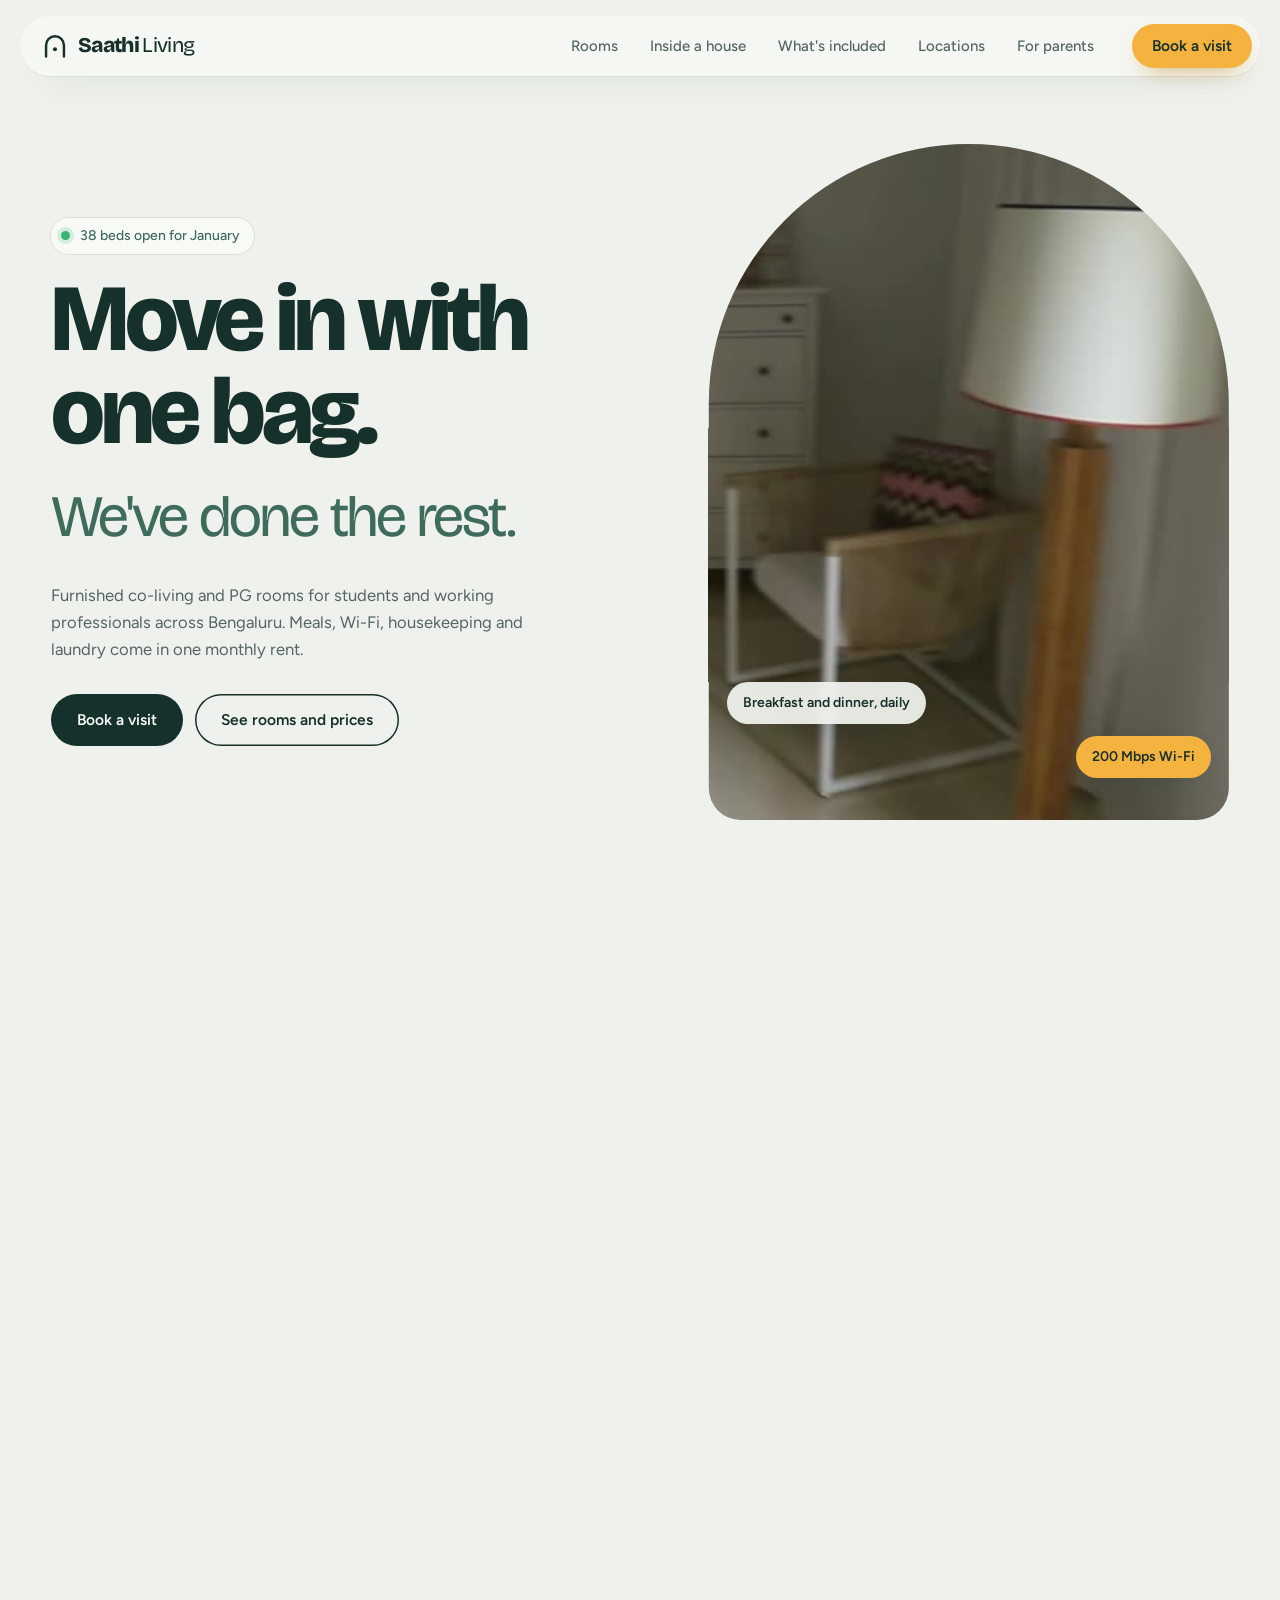
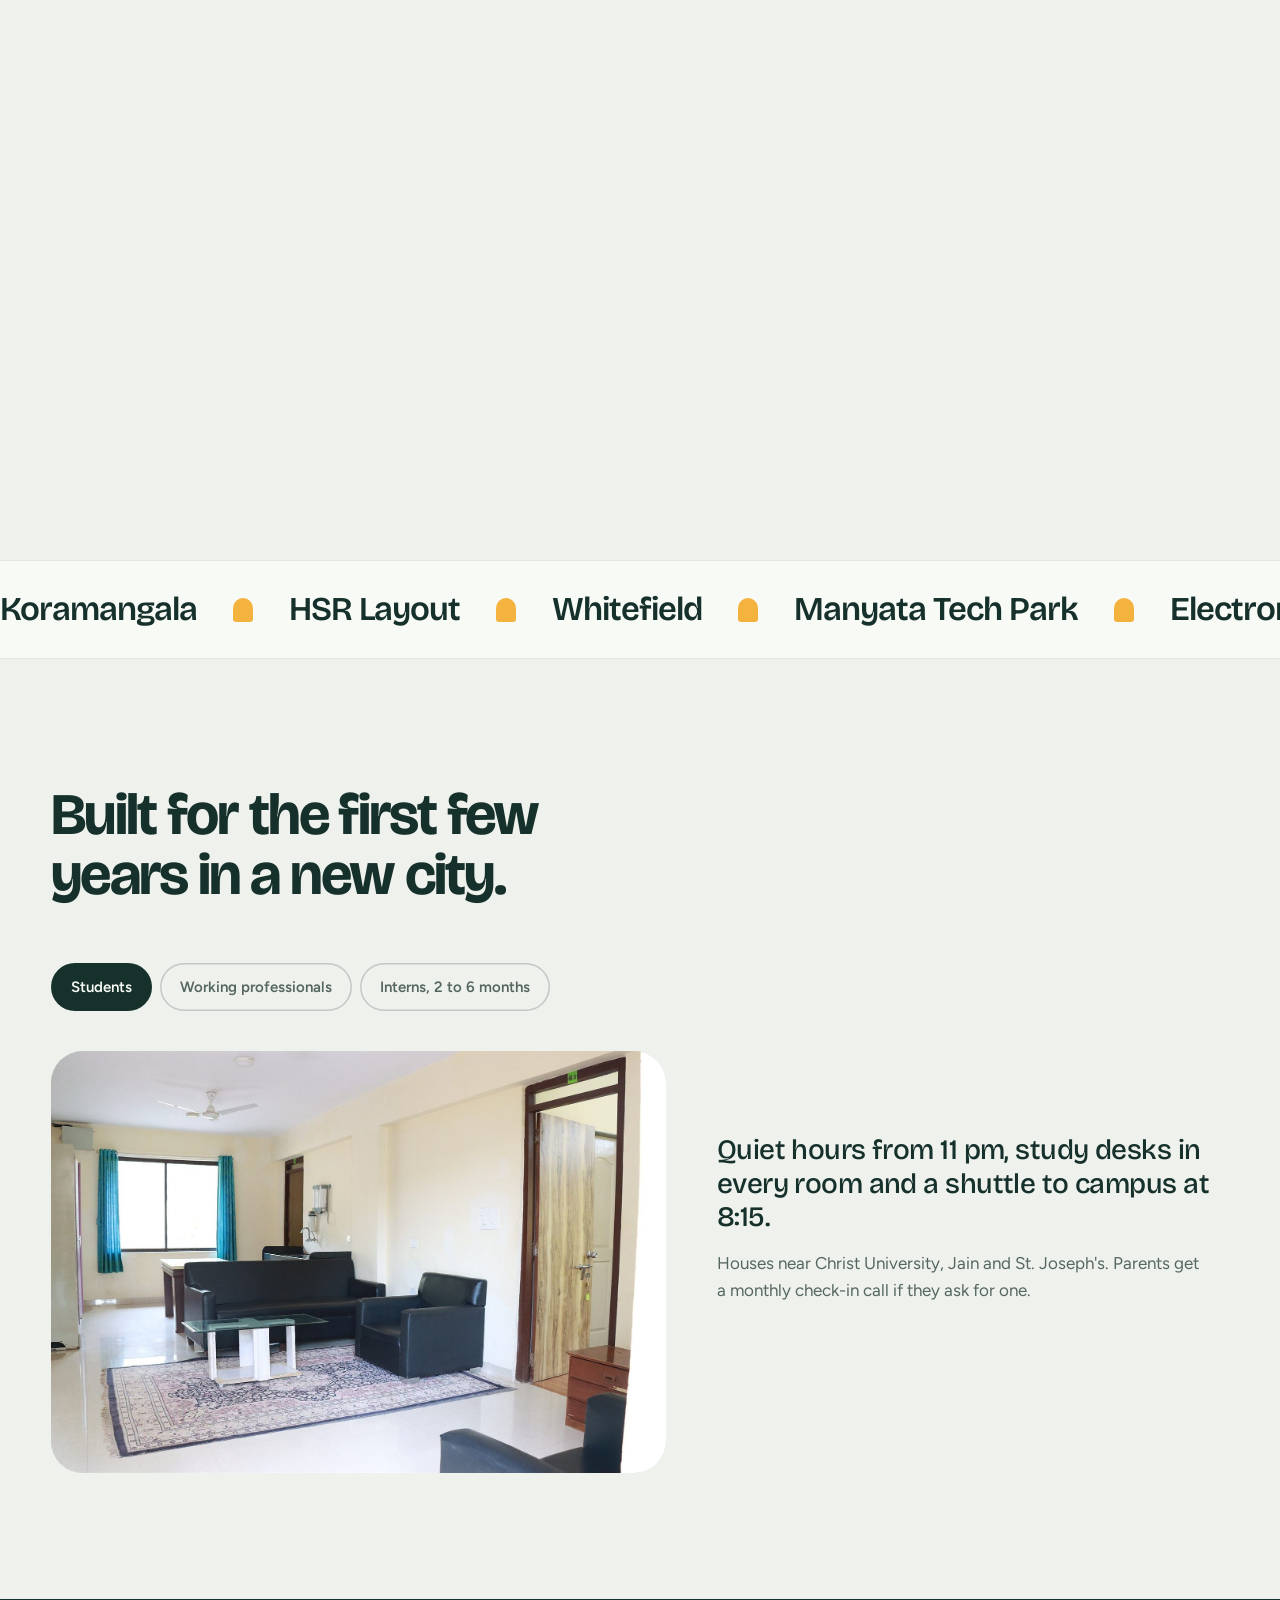
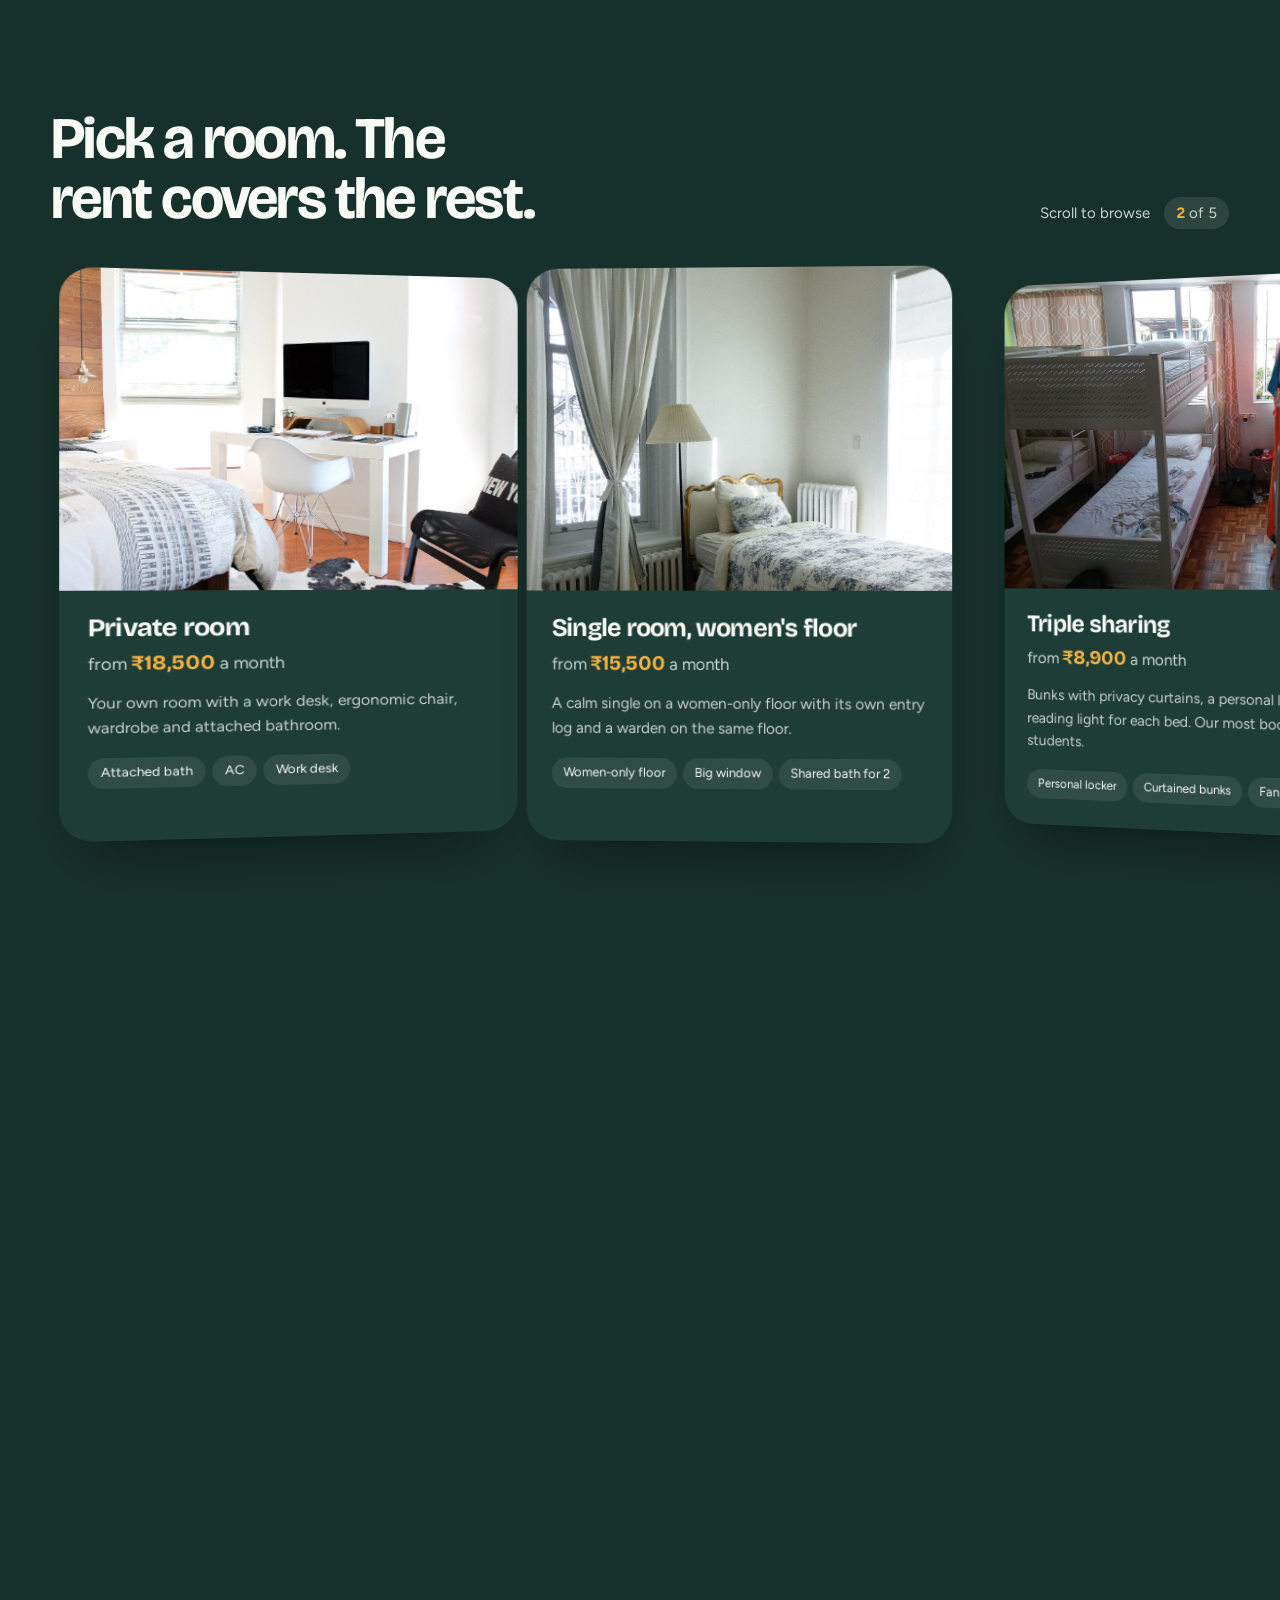
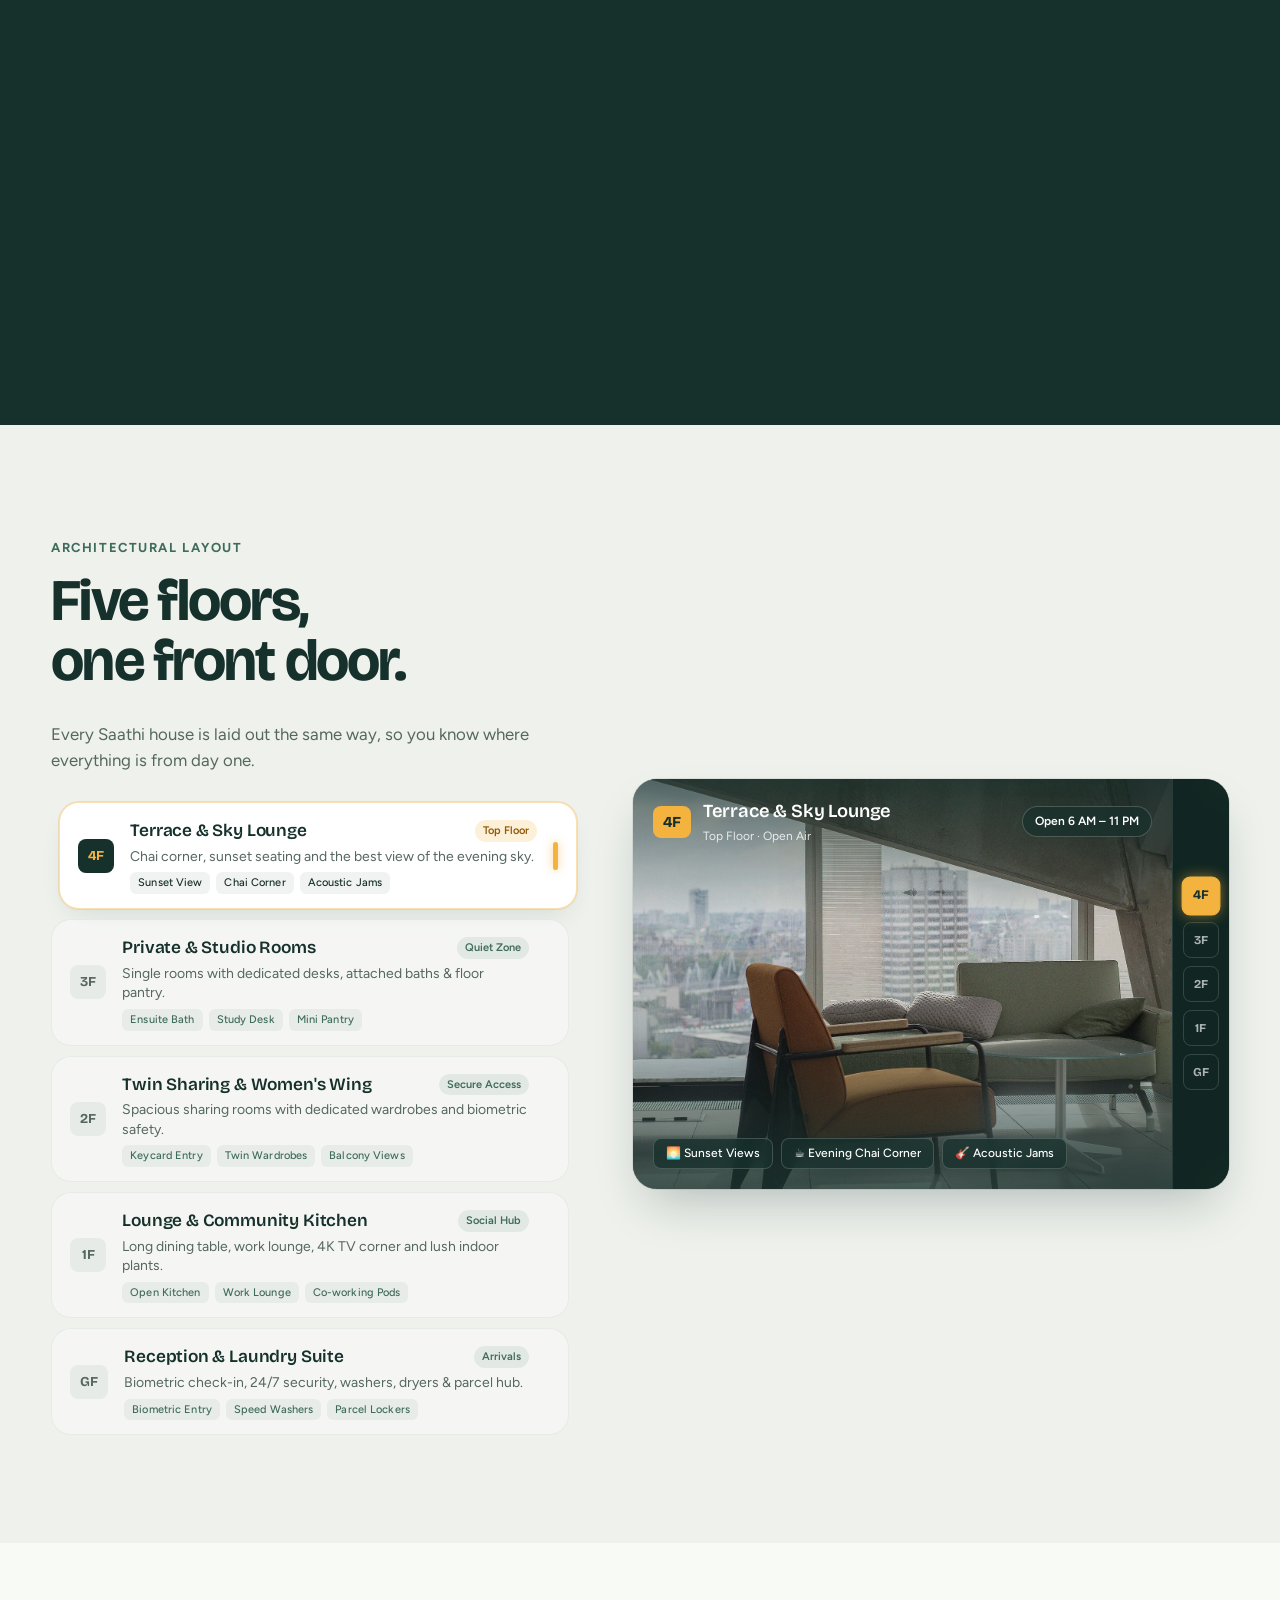
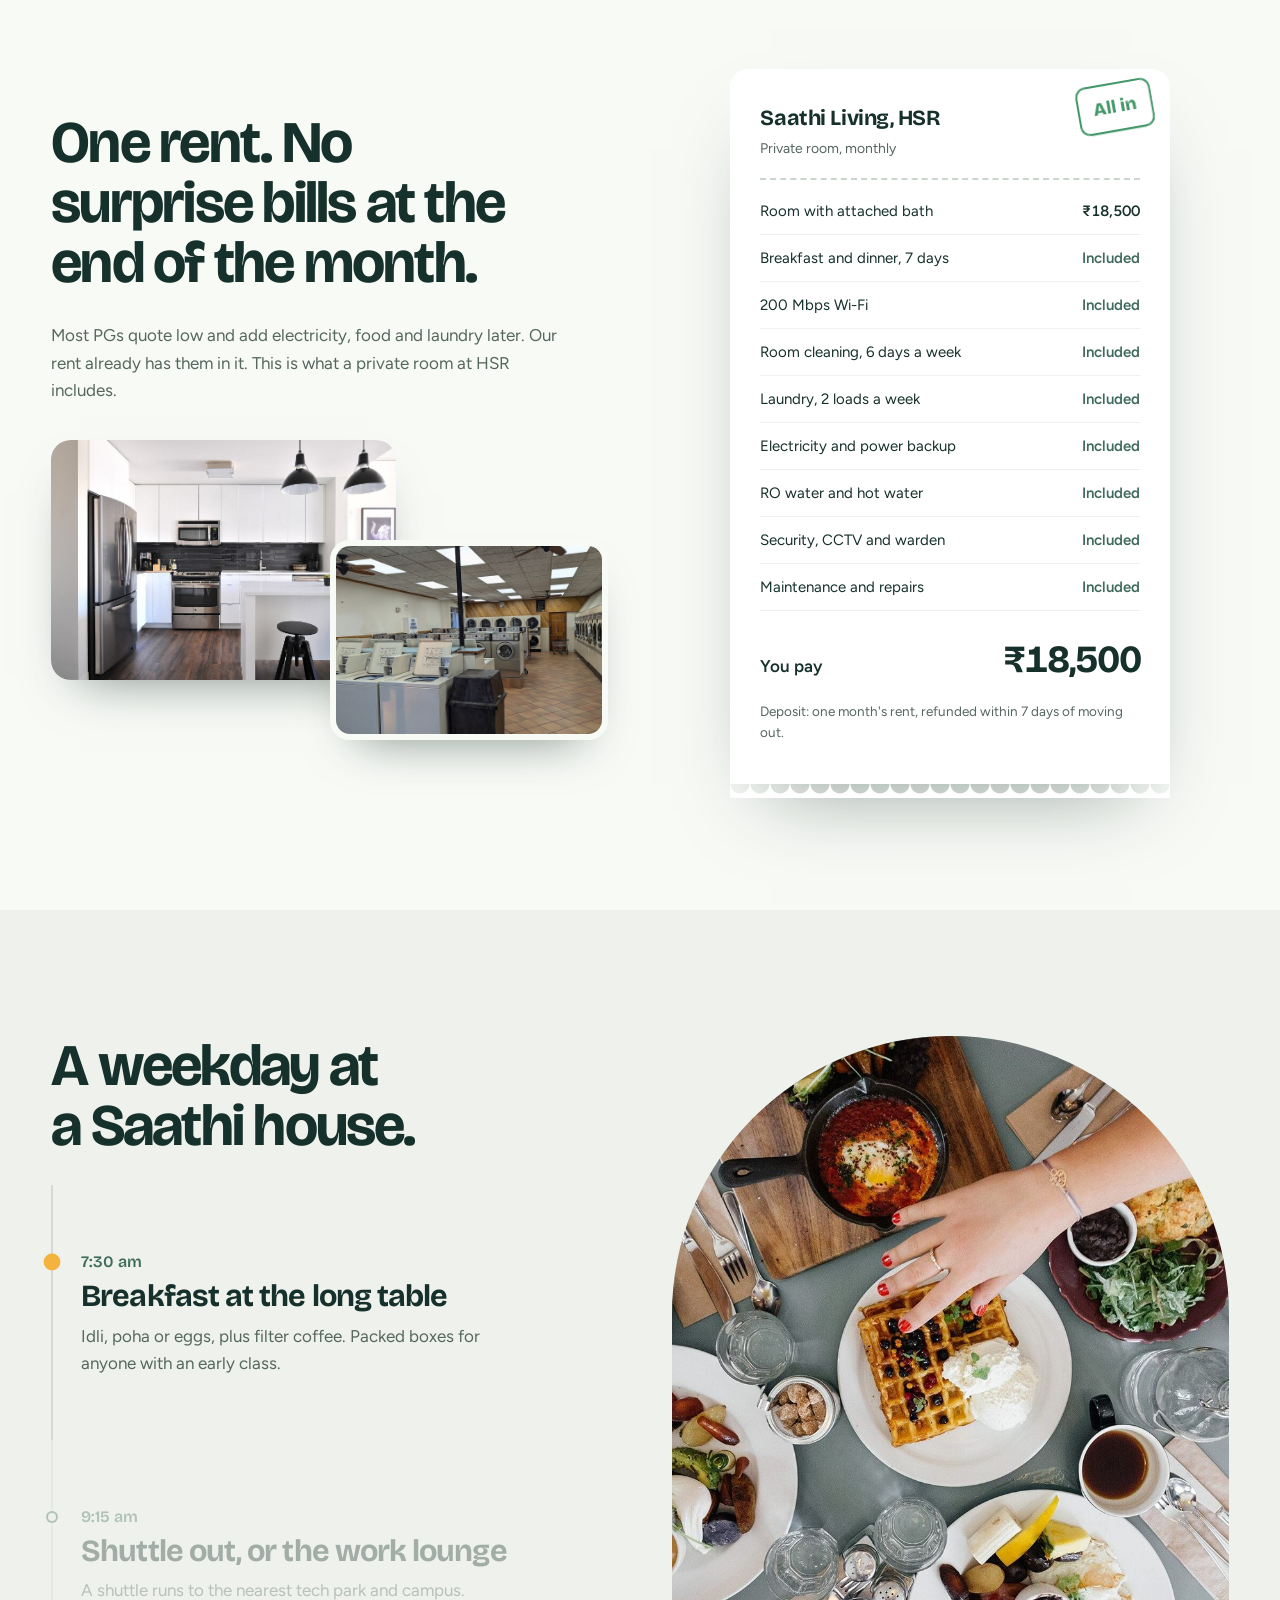
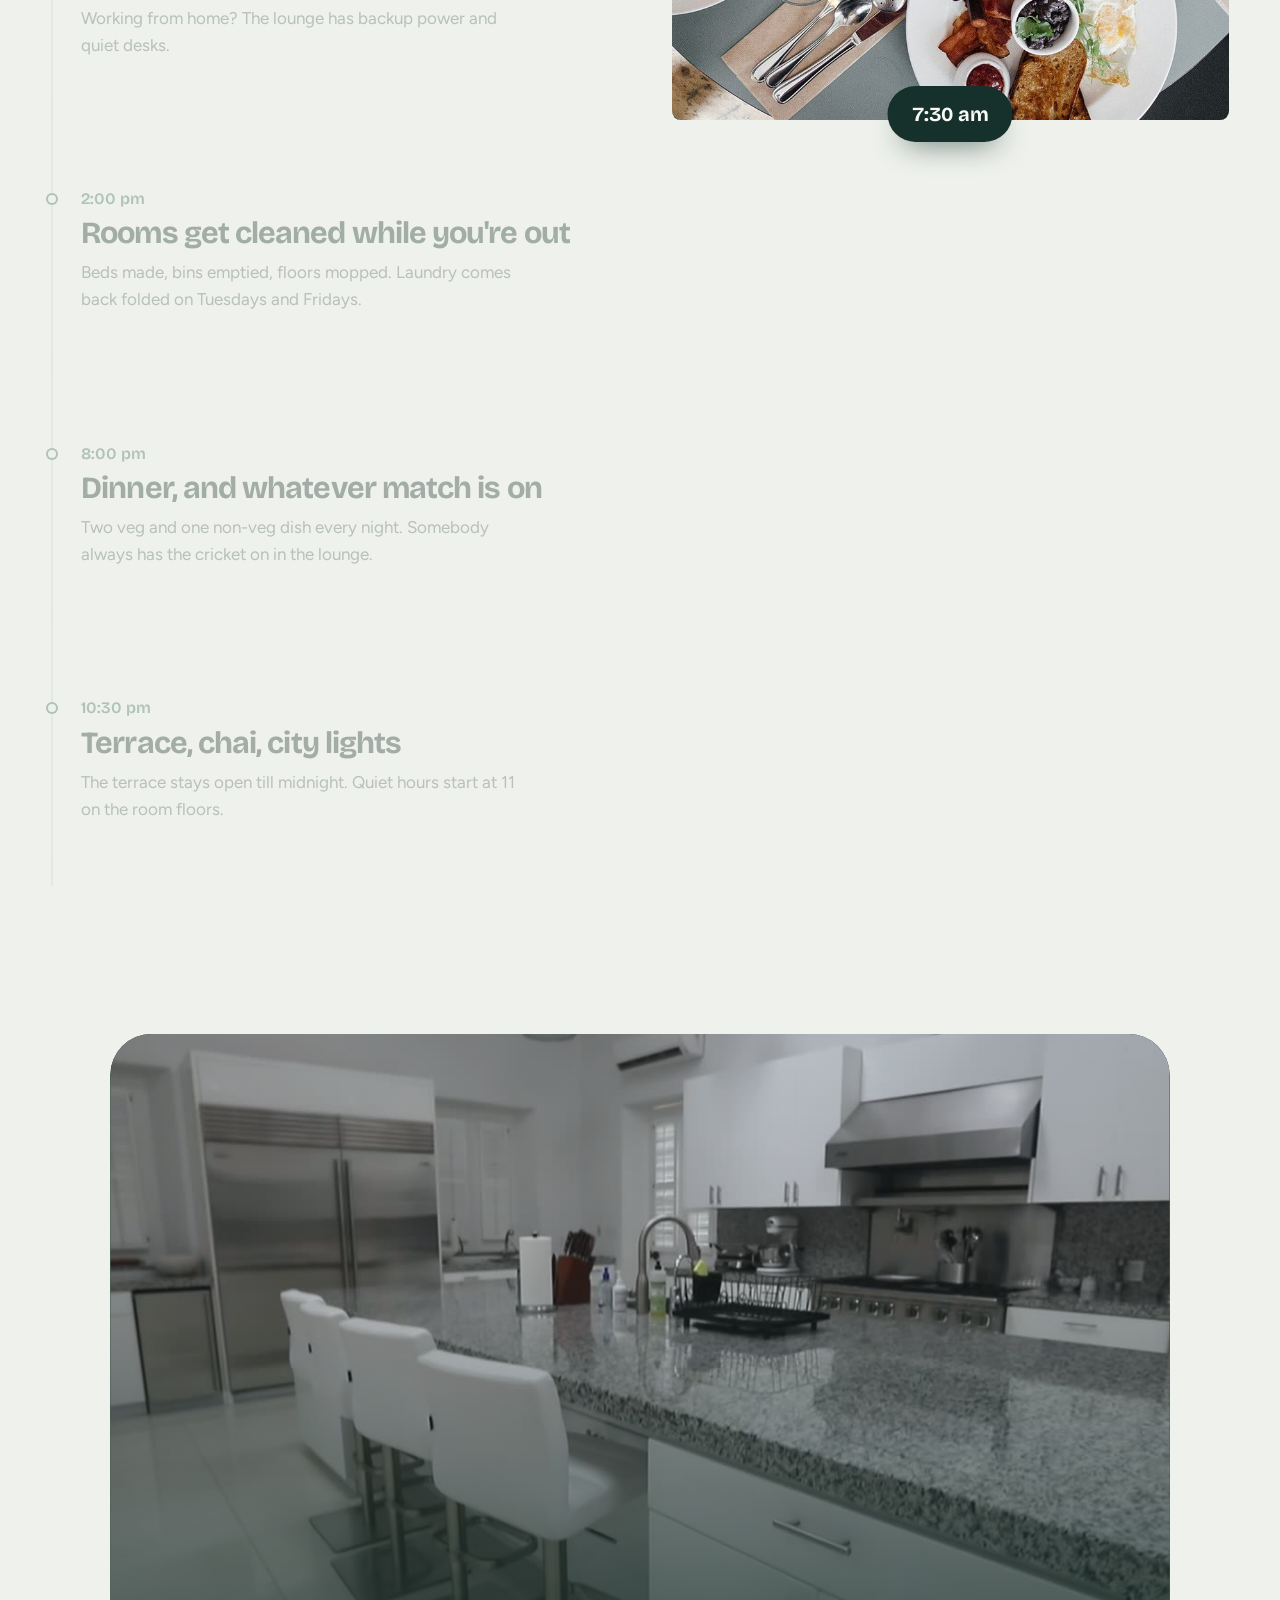
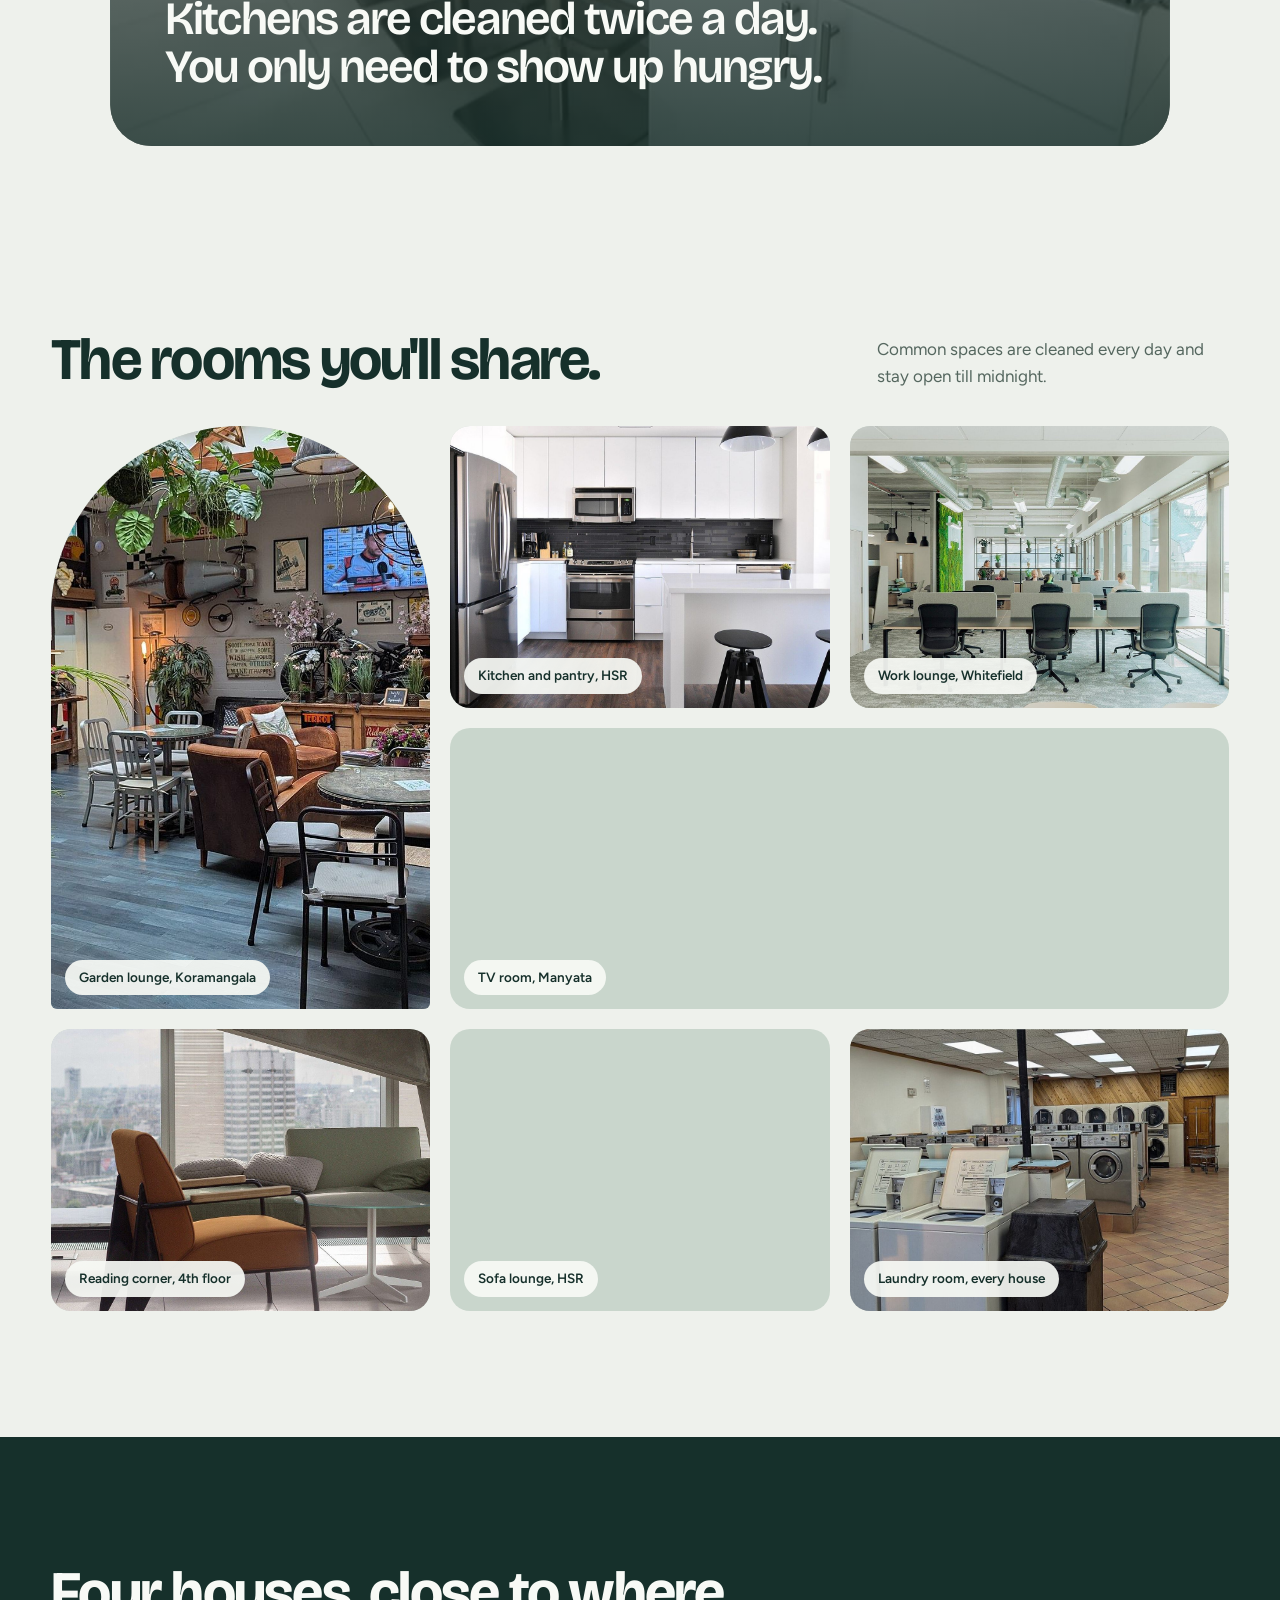
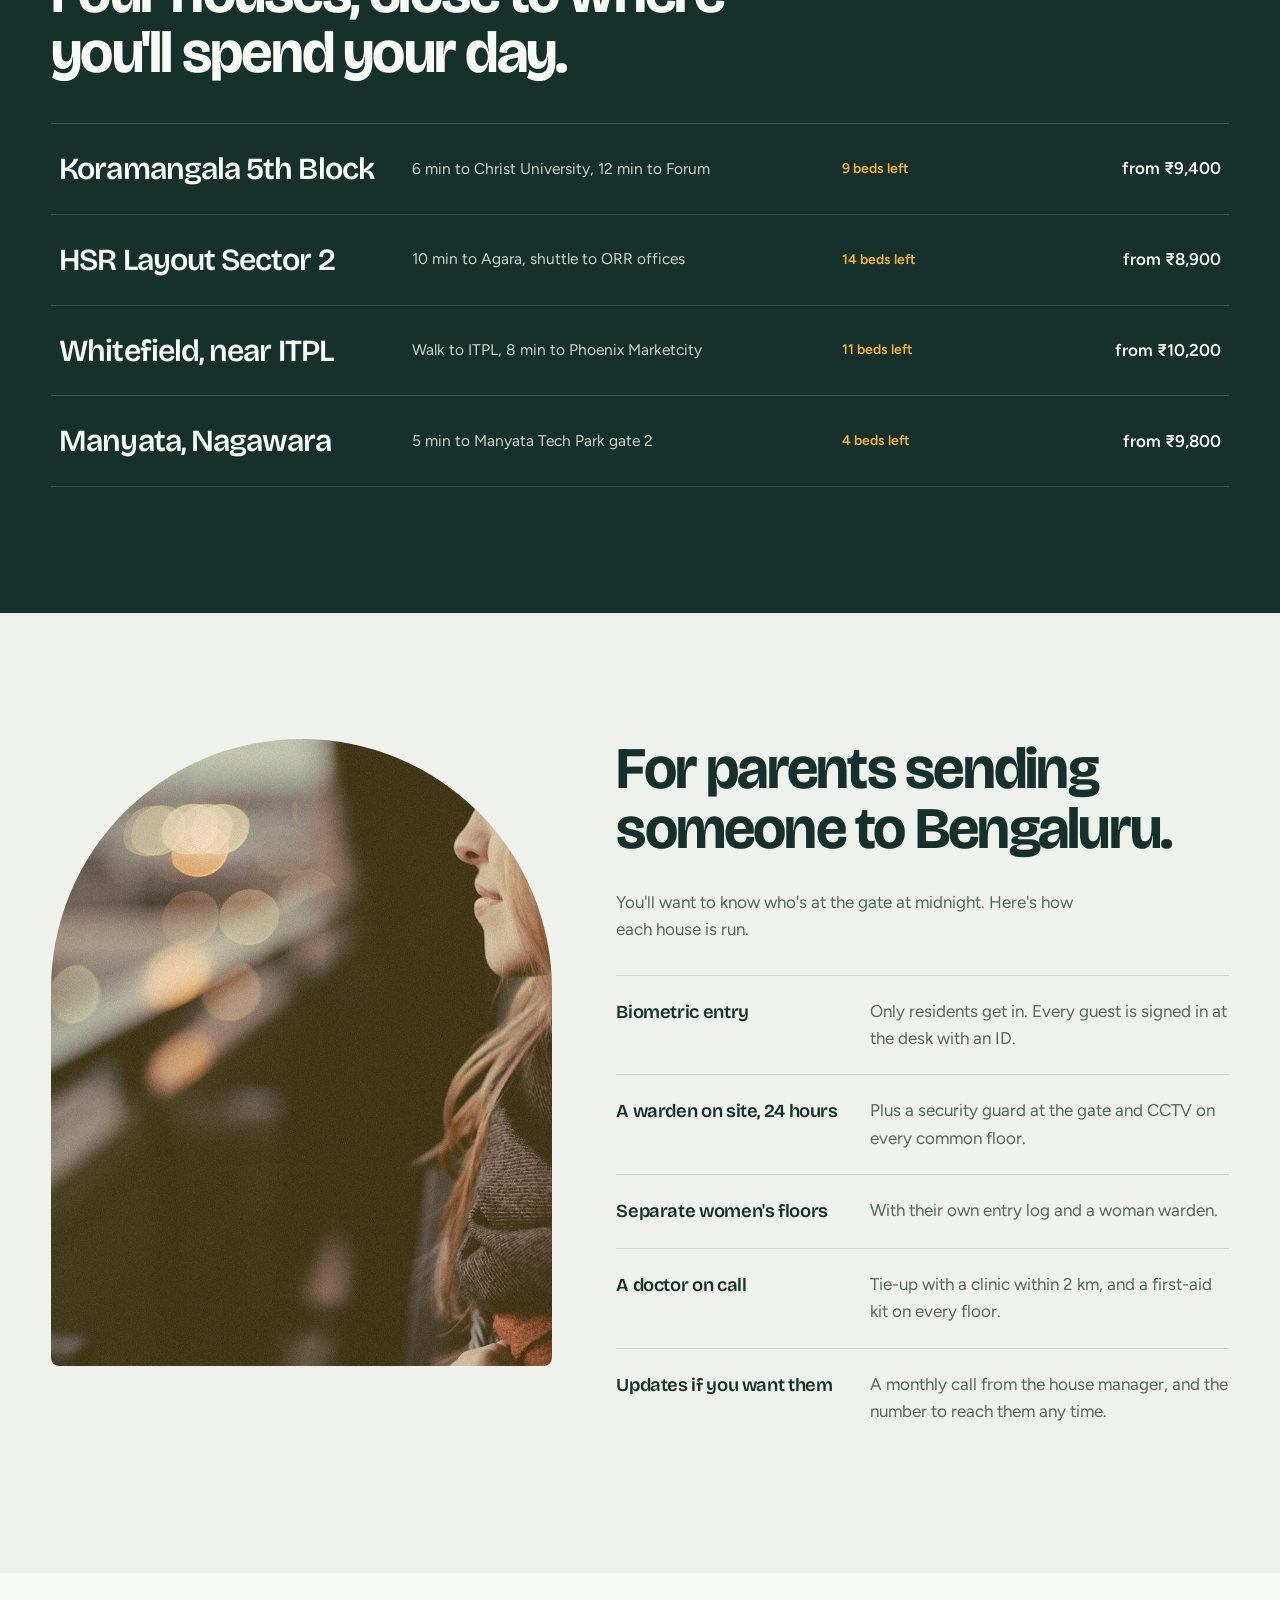
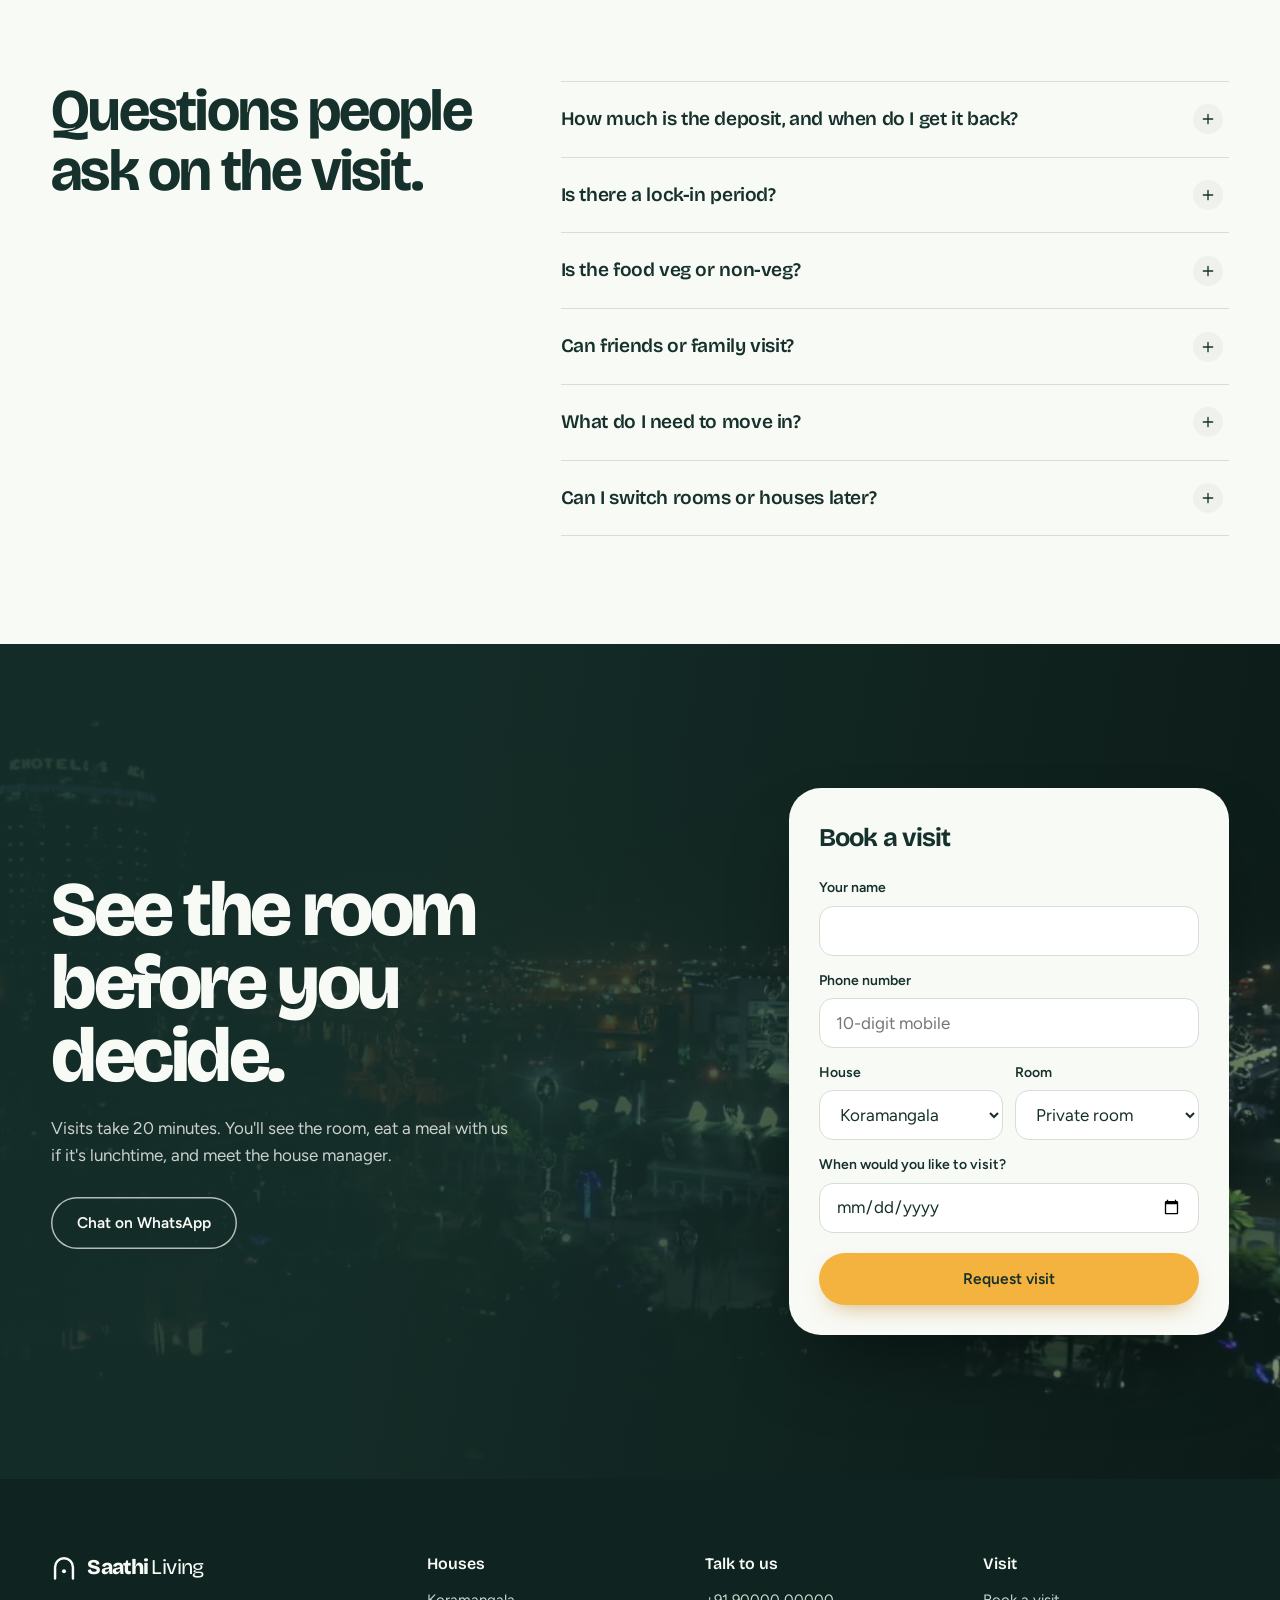
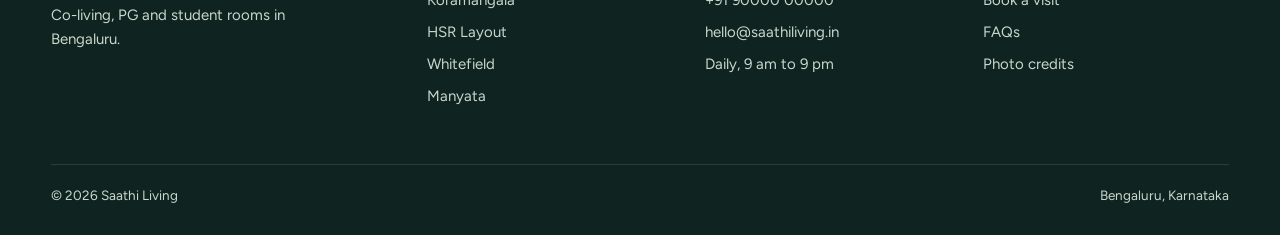
<file: index.html>
<!DOCTYPE html>
<html lang="en-IN">
<head>
  <meta charset="utf-8" />
  <meta name="viewport" content="width=device-width, initial-scale=1" />
  <title>Saathi Living · Co-living, PG and student rooms in Bengaluru</title>
  <meta name="description" content="Fully furnished co-living, PG and student rooms in Koramangala, HSR Layout, Whitefield and Manyata. Meals, Wi-Fi, housekeeping and laundry in one monthly rent." />
  <meta name="theme-color" content="#16302B" />
  <meta property="og:title" content="Saathi Living · Co-living and PG rooms in Bengaluru" />
  <meta property="og:description" content="Move in with one bag. Meals, Wi-Fi, housekeeping and laundry in one monthly rent." />
  <meta property="og:image" content="/assets/img/room-private.jpg" />
  <link rel="icon" href="/assets/favicon.svg" type="image/svg+xml" />
  <link rel="preconnect" href="https://fonts.googleapis.com" />
  <link rel="preconnect" href="https://fonts.gstatic.com" crossorigin />
  <link href="https://fonts.googleapis.com/css2?family=Bricolage+Grotesque:opsz,wght@12..96,400..800&family=Figtree:wght@400;500;600;700&display=swap" rel="stylesheet" />
  <link rel="preload" as="image" href="/assets/video/hero-poster.jpg" />
  <link rel="stylesheet" href="/css/styles.css" />
</head>
<body class="is-loading">

  <!-- Loader: two doors swing open -->
  <div class="loader" id="loader" aria-hidden="true">
    <div class="loader__door loader__door--l"><span class="loader__knob"></span></div>
    <div class="loader__door loader__door--r"><span class="loader__knob"></span></div>
    <div class="loader__center">
      <svg class="loader__mark" viewBox="0 0 64 64" aria-hidden="true"><path d="M10 58V30a22 22 0 0 1 44 0v28" fill="none" stroke="currentColor" stroke-width="4" stroke-linecap="round"/><circle cx="32" cy="40" r="4" fill="currentColor"/></svg>
      <p class="loader__text">Unlocking your room <span id="loaderPct">0</span>%</p>
    </div>
  </div>

  <a class="skip" href="#main">Skip to content</a>

  <header class="nav" id="nav">
    <a class="nav__logo" href="#top" aria-label="Saathi Living home">
      <svg viewBox="0 0 64 64" aria-hidden="true"><path d="M10 58V30a22 22 0 0 1 44 0v28" fill="none" stroke="currentColor" stroke-width="6" stroke-linecap="round"/><circle cx="32" cy="40" r="5" fill="currentColor"/></svg>
      <span>Saathi<em>Living</em></span>
    </a>
    <nav class="nav__links" aria-label="Main">
      <a href="#rooms">Rooms</a>
      <a href="#house">Inside a house</a>
      <a href="#rent">What's included</a>
      <a href="#locations">Locations</a>
      <a href="#parents">For parents</a>
    </nav>
    <a class="btn btn--sun nav__cta" href="#visit">Book a visit</a>
    <button class="nav__burger" id="burger" aria-label="Open menu" aria-expanded="false" aria-controls="mobileMenu"><span></span><span></span></button>
  </header>

  <div class="mmenu" id="mobileMenu" hidden>
    <a href="#rooms">Rooms</a>
    <a href="#house">Inside a house</a>
    <a href="#rent">What's included</a>
    <a href="#locations">Locations</a>
    <a href="#parents">For parents</a>
    <a href="#visit" class="btn btn--sun">Book a visit</a>
  </div>

  <main id="main">

    <!-- HERO: arch window that opens into the room -->
    <section class="hero" id="top">
      <div class="hero__pin">
        <div class="hero__copy">
          <p class="hero__kicker"><span class="dot"></span> 38 beds open for January</p>
          <h1 class="hero__title">
            <span class="line"><span>Move in with</span></span>
            <span class="line"><span>one bag.</span></span>
            <span class="line"><span class="soft">We've done the rest.</span></span>
          </h1>
          <p class="hero__lede">Furnished co-living and PG rooms for students and working professionals across Bengaluru. Meals, Wi-Fi, housekeeping and laundry come in one monthly rent.</p>
          <div class="hero__ctas">
            <a class="btn btn--ink" href="#visit">Book a visit</a>
            <a class="btn btn--line" href="#rooms">See rooms and prices</a>
          </div>
        </div>

        <div class="hero__arch" id="heroArch">
          <video class="hero__video" id="heroVideo" autoplay muted loop playsinline preload="auto" poster="/assets/video/hero-poster.jpg">
            <source src="/assets/video/hero.mp4" type="video/mp4" />
          </video>
          <div class="hero__chip hero__chip--a">Breakfast and dinner, daily</div>
          <div class="hero__chip hero__chip--b">200 Mbps Wi-Fi</div>
          <p class="hero__caption" id="heroCaption">A private room at our HSR house, 7:40 on a weekday.</p>
        </div>
      </div>
    </section>

    <!-- Neighbourhood marquee -->
    <section class="marquee" aria-label="Neighbourhoods we're in">
      <div class="marquee__track">
        <span>Koramangala</span><i></i><span>HSR Layout</span><i></i><span>Whitefield</span><i></i><span>Manyata Tech Park</span><i></i><span>Electronic City</span><i></i><span>Near Christ University</span><i></i>
        <span>Koramangala</span><i></i><span>HSR Layout</span><i></i><span>Whitefield</span><i></i><span>Manyata Tech Park</span><i></i><span>Electronic City</span><i></i><span>Near Christ University</span><i></i>
      </div>
    </section>

    <!-- WHO -->
    <section class="who" id="who">
      <div class="wrap who__grid">
        <h2 class="h2 who__title">Built for the first few years in a new city.</h2>
        <div class="who__tabs" role="tablist" aria-label="Who lives here">
          <button role="tab" aria-selected="true" aria-controls="who-panel" data-who="0">Students</button>
          <button role="tab" aria-selected="false" aria-controls="who-panel" data-who="1">Working professionals</button>
          <button role="tab" aria-selected="false" aria-controls="who-panel" data-who="2">Interns, 2 to 6 months</button>
        </div>
        <div class="who__panel" id="who-panel" role="tabpanel">
          <div class="who__media tilt">
            <img class="who__img is-on" src="/assets/img/common-hall.jpg" alt="Bright common room with sofas and a rug" width="1920" height="1280" loading="lazy" decoding="async" />
            <img class="who__img" src="/assets/img/cowork.jpg" alt="Shared work area with long desks and ergonomic chairs" width="1920" height="1280" loading="lazy" decoding="async" />
            <img class="who__img" src="/assets/img/brick-lounge.jpg" alt="Lounge with a leather sofa, plants and exposed brick" width="1920" height="1280" loading="lazy" decoding="async" />
          </div>
          <div class="who__text">
            <div class="who__item is-on">
              <p class="who__big">Quiet hours from 11 pm, study desks in every room and a shuttle to campus at 8:15.</p>
              <p>Houses near Christ University, Jain and St. Joseph's. Parents get a monthly check-in call if they ask for one.</p>
            </div>
            <div class="who__item">
              <p class="who__big">Ten minutes to the tech park, a work lounge with backup power, and dinner kept warm till 11.</p>
              <p>Pay monthly on UPI, get a rent receipt for HRA, and switch houses if your office moves.</p>
            </div>
            <div class="who__item">
              <p class="who__big">Stay for one month or six. Move in tomorrow with a 15-day deposit.</p>
              <p>No lock-in on intern stays. Bring a laptop and a bag; sheets, towels and a cupboard are waiting.</p>
            </div>
          </div>
        </div>
      </div>
    </section>

    <!-- ROOMS: horizontal 3D reel -->
    <section class="rooms" id="rooms">
      <div class="rooms__pin">
        <div class="rooms__head wrap">
          <h2 class="h2">Pick a room. The rent covers the rest.</h2>
          <p class="rooms__hint"><span class="only-d">Scroll</span><span class="only-m">Swipe</span> to browse <span class="rooms__count"><b id="roomIdx">1</b> of 5</span></p>
        </div>
        <div class="rooms__track" id="roomsTrack">
          <article class="room">
            <div class="room__img"><img src="/assets/img/room-private.jpg" alt="Private room with a bed, white desk, monitor and wardrobe" width="1920" height="1280" loading="lazy" decoding="async" /></div>
            <div class="room__body">
              <h3>Private room</h3>
              <p class="room__price">from <b>₹18,500</b> a month</p>
              <p>Your own room with a work desk, ergonomic chair, wardrobe and attached bathroom.</p>
              <ul class="room__tags"><li>Attached bath</li><li>AC</li><li>Work desk</li></ul>
            </div>
          </article>
          <article class="room">
            <div class="room__img"><img src="/assets/img/room-single.jpg" alt="Single bed by a tall window with white curtains and a reading lamp" width="1920" height="1280" loading="lazy" decoding="async" /></div>
            <div class="room__body">
              <h3>Single room, women's floor</h3>
              <p class="room__price">from <b>₹15,500</b> a month</p>
              <p>A calm single on a women-only floor with its own entry log and a warden on the same floor.</p>
              <ul class="room__tags"><li>Women-only floor</li><li>Big window</li><li>Shared bath for 2</li></ul>
            </div>
          </article>
          <article class="room">
            <div class="room__img"><img src="/assets/img/room-twin.jpg" alt="Shared room with bunk beds, lockers and curtains" width="1920" height="1086" loading="lazy" decoding="async" /></div>
            <div class="room__body">
              <h3>Triple sharing</h3>
              <p class="room__price">from <b>₹8,900</b> a month</p>
              <p>Bunks with privacy curtains, a personal locker and reading light for each bed. Our most booked room for students.</p>
              <ul class="room__tags"><li>Personal locker</li><li>Curtained bunks</li><li>Fan + AC</li></ul>
            </div>
          </article>
          <article class="room">
            <div class="room__img"><img src="/assets/img/room-studio.jpg" alt="Studio with a sofa, TV wall and a balcony" width="1920" height="1280" loading="lazy" decoding="async" /></div>
            <div class="room__body">
              <h3>Studio with balcony</h3>
              <p class="room__price">from <b>₹26,000</b> a month</p>
              <p>A living area, kitchenette and balcony of your own, with every common space still open to you.</p>
              <ul class="room__tags"><li>Kitchenette</li><li>Balcony</li><li>Smart TV</li></ul>
            </div>
          </article>
          <article class="room room--ask">
            <div class="room__ask">
              <h3>Not sure which one fits?</h3>
              <p>Tell us your budget and where you study or work. We'll shortlist two rooms and hold them for 48 hours, free.</p>
              <a class="btn btn--sun" href="#visit">Get a shortlist</a>
            </div>
          </article>
        </div>
      </div>
    </section>

    <!-- HOUSE: exploded isometric building -->
    <section class="house" id="house">
      <div class="house__pin wrap">
        <div class="house__text">
          <div class="house__eyebrow">Architectural Layout</div>
          <h2 class="h2">Five floors, one front door.</h2>
          <p class="house__lede">Every Saathi house is laid out the same way, so you know where everything is from day one.</p>
          <ol class="floors" id="floorList" role="tablist" aria-label="Building Floors">
            <li class="floor-item is-on" data-floor="4" role="tab" tabindex="0" aria-selected="true">
              <span class="floor-item__badge">4F</span>
              <div class="floor-item__content">
                <div class="floor-item__title-row">
                  <b>Terrace & Sky Lounge</b>
                  <span class="floor-item__pill">Top Floor</span>
                </div>
                <span class="floor-item__desc">Chai corner, sunset seating and the best view of the evening sky.</span>
                <div class="floor-item__tags">
                  <span>Sunset View</span>
                  <span>Chai Corner</span>
                  <span>Acoustic Jams</span>
                </div>
              </div>
              <span class="floor-item__indicator" aria-hidden="true"></span>
            </li>
            <li class="floor-item" data-floor="3" role="tab" tabindex="0" aria-selected="false">
              <span class="floor-item__badge">3F</span>
              <div class="floor-item__content">
                <div class="floor-item__title-row">
                  <b>Private & Studio Rooms</b>
                  <span class="floor-item__pill">Quiet Zone</span>
                </div>
                <span class="floor-item__desc">Single rooms with dedicated desks, attached baths & floor pantry.</span>
                <div class="floor-item__tags">
                  <span>Ensuite Bath</span>
                  <span>Study Desk</span>
                  <span>Mini Pantry</span>
                </div>
              </div>
              <span class="floor-item__indicator" aria-hidden="true"></span>
            </li>
            <li class="floor-item" data-floor="2" role="tab" tabindex="0" aria-selected="false">
              <span class="floor-item__badge">2F</span>
              <div class="floor-item__content">
                <div class="floor-item__title-row">
                  <b>Twin Sharing & Women's Wing</b>
                  <span class="floor-item__pill">Secure Access</span>
                </div>
                <span class="floor-item__desc">Spacious sharing rooms with dedicated wardrobes and biometric safety.</span>
                <div class="floor-item__tags">
                  <span>Keycard Entry</span>
                  <span>Twin Wardrobes</span>
                  <span>Balcony Views</span>
                </div>
              </div>
              <span class="floor-item__indicator" aria-hidden="true"></span>
            </li>
            <li class="floor-item" data-floor="1" role="tab" tabindex="0" aria-selected="false">
              <span class="floor-item__badge">1F</span>
              <div class="floor-item__content">
                <div class="floor-item__title-row">
                  <b>Lounge & Community Kitchen</b>
                  <span class="floor-item__pill">Social Hub</span>
                </div>
                <span class="floor-item__desc">Long dining table, work lounge, 4K TV corner and lush indoor plants.</span>
                <div class="floor-item__tags">
                  <span>Open Kitchen</span>
                  <span>Work Lounge</span>
                  <span>Co-working Pods</span>
                </div>
              </div>
              <span class="floor-item__indicator" aria-hidden="true"></span>
            </li>
            <li class="floor-item" data-floor="0" role="tab" tabindex="0" aria-selected="false">
              <span class="floor-item__badge">GF</span>
              <div class="floor-item__content">
                <div class="floor-item__title-row">
                  <b>Reception & Laundry Suite</b>
                  <span class="floor-item__pill">Arrivals</span>
                </div>
                <span class="floor-item__desc">Biometric check-in, 24/7 security, washers, dryers & parcel hub.</span>
                <div class="floor-item__tags">
                  <span>Biometric Entry</span>
                  <span>Speed Washers</span>
                  <span>Parcel Lockers</span>
                </div>
              </div>
              <span class="floor-item__indicator" aria-hidden="true"></span>
            </li>
          </ol>
        </div>
        <div class="house__stage">
          <div class="house__showcase" id="houseShowcase">
            <!-- Floor Slides -->
            <div class="house__slides">
              <!-- Floor 4 -->
              <div class="house__slide is-active" data-floor="4">
                <img src="/assets/img/cityview.jpg" alt="Terrace & Sky Lounge with city view" class="house__img" loading="lazy" />
                <div class="house__scrim"></div>
                <div class="house__overlay-top">
                  <span class="house__badge">4F</span>
                  <div class="house__overlay-titles">
                    <h3>Terrace & Sky Lounge</h3>
                    <span>Top Floor · Open Air</span>
                  </div>
                  <span class="house__status-pill">Open 6 AM – 11 PM</span>
                </div>
                <div class="house__overlay-bottom">
                  <div class="house__amenity-chips">
                    <span>🌅 Sunset Views</span>
                    <span>☕ Evening Chai Corner</span>
                    <span>🎸 Acoustic Jams</span>
                  </div>
                </div>
              </div>

              <!-- Floor 3 -->
              <div class="house__slide" data-floor="3">
                <img src="/assets/img/room-private.jpg" alt="Private and Studio Room" class="house__img" loading="lazy" />
                <div class="house__scrim"></div>
                <div class="house__overlay-top">
                  <span class="house__badge">3F</span>
                  <div class="house__overlay-titles">
                    <h3>Private & Studio Rooms</h3>
                    <span>Third Floor · Executive Living</span>
                  </div>
                  <span class="house__status-pill">Quiet Zone</span>
                </div>
                <div class="house__overlay-bottom">
                  <div class="house__amenity-chips">
                    <span>🚿 Ensuite Bathroom</span>
                    <span>💻 Dedicated Study Desk</span>
                    <span>🫖 Floor Mini Pantry</span>
                  </div>
                </div>
              </div>

              <!-- Floor 2 -->
              <div class="house__slide" data-floor="2">
                <img src="/assets/img/room-twin.jpg" alt="Twin Sharing and Women's Floor" class="house__img" loading="lazy" />
                <div class="house__scrim"></div>
                <div class="house__overlay-top">
                  <span class="house__badge">2F</span>
                  <div class="house__overlay-titles">
                    <h3>Twin Sharing & Women's Wing</h3>
                    <span>Second Floor · Community Living</span>
                  </div>
                  <span class="house__status-pill">Biometric Access</span>
                </div>
                <div class="house__overlay-bottom">
                  <div class="house__amenity-chips">
                    <span>🔒 Dual Biometric Safety</span>
                    <span>👗 Twin Lockable Wardrobes</span>
                    <span>🪴 Balcony Access</span>
                  </div>
                </div>
              </div>

              <!-- Floor 1 -->
              <div class="house__slide" data-floor="1">
                <img src="/assets/img/garden-lounge.jpg" alt="Lounge and Community Kitchen" class="house__img" loading="lazy" />
                <div class="house__scrim"></div>
                <div class="house__overlay-top">
                  <span class="house__badge">1F</span>
                  <div class="house__overlay-titles">
                    <h3>Lounge & Community Kitchen</h3>
                    <span>First Floor · Social Hub</span>
                  </div>
                  <span class="house__status-pill">24/7 Common Area</span>
                </div>
                <div class="house__overlay-bottom">
                  <div class="house__amenity-chips">
                    <span>🍳 Modular Kitchen</span>
                    <span>📺 85" 4K Screening Lounge</span>
                    <span>🌿 Co-working & Dining</span>
                  </div>
                </div>
              </div>

              <!-- Floor 0 -->
              <div class="house__slide" data-floor="0">
                <img src="/assets/img/laundry.jpg" alt="Reception and Laundry Room" class="house__img" loading="lazy" />
                <div class="house__scrim"></div>
                <div class="house__overlay-top">
                  <span class="house__badge">GF</span>
                  <div class="house__overlay-titles">
                    <h3>Reception & Laundry Suite</h3>
                    <span>Ground Floor · Arrivals & Utilities</span>
                  </div>
                  <span class="house__status-pill">24/7 Security</span>
                </div>
                <div class="house__overlay-bottom">
                  <div class="house__amenity-chips">
                    <span>🛡️ Front Desk Security</span>
                    <span>🧺 High-Speed Washers</span>
                    <span>📦 Delivery Parcel Hub</span>
                  </div>
                </div>
              </div>
            </div>

            <!-- Floor Level Indicator Strip -->
            <div class="house__levels" role="tablist" aria-label="Floor quick switcher">
              <button class="house__level is-active" data-floor="4" role="tab" aria-label="Floor 4">4F</button>
              <button class="house__level" data-floor="3" role="tab" aria-label="Floor 3">3F</button>
              <button class="house__level" data-floor="2" role="tab" aria-label="Floor 2">2F</button>
              <button class="house__level" data-floor="1" role="tab" aria-label="Floor 1">1F</button>
              <button class="house__level" data-floor="0" role="tab" aria-label="Ground Floor">GF</button>
            </div>
          </div>
        </div>
      </div>
    </section>

    <!-- RENT: receipt -->
    <section class="rent" id="rent">
      <div class="wrap rent__grid">
        <div class="rent__copy">
          <h2 class="h2">One rent. No surprise bills at the end of the month.</h2>
          <p>Most PGs quote low and add electricity, food and laundry later. Our rent already has them in it. This is what a private room at HSR includes.</p>
          <div class="rent__photos">
            <img class="rent__ph rent__ph--a" src="/assets/img/kitchen.jpg" alt="Clean white kitchen with bar stools" width="1920" height="1276" loading="lazy" decoding="async" />
            <img class="rent__ph rent__ph--b" src="/assets/img/laundry.jpg" alt="Row of washing machines in the laundry room" width="1920" height="1080" loading="lazy" decoding="async" />
          </div>
        </div>
        <div class="receipt-wrap">
          <div class="receipt" id="receipt">
            <div class="receipt__head">
              <p class="receipt__brand">Saathi Living, HSR</p>
              <p class="receipt__meta">Private room, monthly</p>
            </div>
            <ul class="receipt__lines">
              <li><span>Room with attached bath</span><b>₹18,500</b></li>
              <li><span>Breakfast and dinner, 7 days</span><b>Included</b></li>
              <li><span>200 Mbps Wi-Fi</span><b>Included</b></li>
              <li><span>Room cleaning, 6 days a week</span><b>Included</b></li>
              <li><span>Laundry, 2 loads a week</span><b>Included</b></li>
              <li><span>Electricity and power backup</span><b>Included</b></li>
              <li><span>RO water and hot water</span><b>Included</b></li>
              <li><span>Security, CCTV and warden</span><b>Included</b></li>
              <li><span>Maintenance and repairs</span><b>Included</b></li>
            </ul>
            <div class="receipt__total"><span>You pay</span><b id="rentTotal">₹18,500</b></div>
            <p class="receipt__foot">Deposit: one month's rent, refunded within 7 days of moving out.</p>
            <div class="receipt__stamp">All in</div>
          </div>
        </div>
      </div>
    </section>

    <!-- DAY: sticky timeline -->
    <section class="day" id="day">
      <div class="wrap day__grid">
        <div class="day__steps">
          <h2 class="h2">A weekday at a Saathi house.</h2>
          <div class="step is-on" data-step="0">
            <time>7:30 am</time>
            <h3>Breakfast at the long table</h3>
            <p>Idli, poha or eggs, plus filter coffee. Packed boxes for anyone with an early class.</p>
            <img class="step__mimg" src="/assets/img/breakfast.jpg" alt="" width="1920" height="1280" loading="lazy" decoding="async" />
          </div>
          <div class="step" data-step="1">
            <time>9:15 am</time>
            <h3>Shuttle out, or the work lounge</h3>
            <p>A shuttle runs to the nearest tech park and campus. Working from home? The lounge has backup power and quiet desks.</p>
            <img class="step__mimg" src="/assets/img/plant.jpg" alt="" width="1920" height="1080" loading="lazy" decoding="async" />
          </div>
          <div class="step" data-step="2">
            <time>2:00 pm</time>
            <h3>Rooms get cleaned while you're out</h3>
            <p>Beds made, bins emptied, floors mopped. Laundry comes back folded on Tuesdays and Fridays.</p>
            <img class="step__mimg" src="/assets/img/room-private.jpg" alt="" width="1920" height="1280" loading="lazy" decoding="async" />
          </div>
          <div class="step" data-step="3">
            <time>8:00 pm</time>
            <h3>Dinner, and whatever match is on</h3>
            <p>Two veg and one non-veg dish every night. Somebody always has the cricket on in the lounge.</p>
            <img class="step__mimg" src="/assets/img/lounge.jpg" alt="" width="1920" height="1281" loading="lazy" decoding="async" />
          </div>
          <div class="step" data-step="4">
            <time>10:30 pm</time>
            <h3>Terrace, chai, city lights</h3>
            <p>The terrace stays open till midnight. Quiet hours start at 11 on the room floors.</p>
            <img class="step__mimg" src="/assets/img/bengaluru-night.jpg" alt="" width="1920" height="1272" loading="lazy" decoding="async" />
          </div>
        </div>
        <div class="day__frame" aria-hidden="true">
          <div class="day__arch">
            <img class="day__img is-on" src="/assets/img/breakfast.jpg" alt="" width="1920" height="1280" loading="lazy" decoding="async" />
            <img class="day__img" src="/assets/img/plant.jpg" alt="" width="1920" height="1080" loading="lazy" decoding="async" />
            <img class="day__img" src="/assets/img/room-private.jpg" alt="" width="1920" height="1280" loading="lazy" decoding="async" />
            <img class="day__img" src="/assets/img/lounge.jpg" alt="" width="1920" height="1281" loading="lazy" decoding="async" />
            <img class="day__img" src="/assets/img/bengaluru-night.jpg" alt="" width="1920" height="1272" loading="lazy" decoding="async" />
          </div>
          <div class="day__clock"><span id="dayClock">7:30 am</span></div>
        </div>
      </div>
    </section>

    <!-- FILM: kitchen video band -->
    <section class="film" id="film">
      <div class="film__frame" id="filmFrame">
        <video class="film__video" muted loop playsinline preload="none" poster="/assets/video/kitchen-poster.jpg" data-lazy-video>
          <source data-src="/assets/video/kitchen.mp4" type="video/mp4" />
        </video>
        <div class="film__shade"></div>
        <p class="film__quote">Kitchens are cleaned twice a day. You only need to show up hungry.</p>
      </div>
    </section>

    <!-- SPACES gallery -->
    <section class="spaces" id="spaces">
      <div class="wrap">
        <div class="spaces__head">
          <h2 class="h2">The rooms you'll share.</h2>
          <p>Common spaces are cleaned every day and stay open till midnight.</p>
        </div>
        <div class="gallery">
          <figure class="g g--tall"><div class="g__in"><img src="/assets/img/garden-lounge.jpg" alt="Lounge full of plants with dining tables and a TV" width="1920" height="1446" loading="lazy" decoding="async" /></div><figcaption>Garden lounge, Koramangala</figcaption></figure>
          <figure class="g"><div class="g__in"><img src="/assets/img/kitchen.jpg" alt="White kitchen with pendant lights and bar stools" width="1920" height="1276" loading="lazy" decoding="async" /></div><figcaption>Kitchen and pantry, HSR</figcaption></figure>
          <figure class="g"><div class="g__in"><img src="/assets/img/cowork.jpg" alt="Work lounge with desks and chairs" width="1920" height="1280" loading="lazy" decoding="async" /></div><figcaption>Work lounge, Whitefield</figcaption></figure>
          <figure class="g g--wide"><div class="g__in"><img src="/assets/img/brick-lounge.jpg" alt="Brick-walled lounge with leather sofa and plants" width="1920" height="1280" loading="lazy" decoding="async" /></div><figcaption>TV room, Manyata</figcaption></figure>
          <figure class="g"><div class="g__in"><img src="/assets/img/cityview.jpg" alt="Armchair by a window with a city view" width="1920" height="1280" loading="lazy" decoding="async" /></div><figcaption>Reading corner, 4th floor</figcaption></figure>
          <figure class="g"><div class="g__in"><img src="/assets/img/lounge.jpg" alt="Living room with a blue sofa and big windows" width="1920" height="1281" loading="lazy" decoding="async" /></div><figcaption>Sofa lounge, HSR</figcaption></figure>
          <figure class="g"><div class="g__in"><img src="/assets/img/laundry.jpg" alt="Laundry room with rows of washers and dryers" width="1920" height="1080" loading="lazy" decoding="async" /></div><figcaption>Laundry room, every house</figcaption></figure>
        </div>
      </div>
    </section>

    <!-- LOCATIONS -->
    <section class="locations" id="locations">
      <div class="wrap">
        <h2 class="h2">Four houses, close to where you'll spend your day.</h2>
        <ul class="loc" id="locList">
          <li class="loc__row" data-img="/assets/img/garden-lounge.jpg">
            <span class="loc__name">Koramangala 5th Block</span>
            <span class="loc__near">6 min to Christ University, 12 min to Forum</span>
            <span class="loc__left">9 beds left</span>
            <span class="loc__price">from ₹9,400</span>
          </li>
          <li class="loc__row" data-img="/assets/img/room-private.jpg">
            <span class="loc__name">HSR Layout Sector 2</span>
            <span class="loc__near">10 min to Agara, shuttle to ORR offices</span>
            <span class="loc__left">14 beds left</span>
            <span class="loc__price">from ₹8,900</span>
          </li>
          <li class="loc__row" data-img="/assets/img/cowork.jpg">
            <span class="loc__name">Whitefield, near ITPL</span>
            <span class="loc__near">Walk to ITPL, 8 min to Phoenix Marketcity</span>
            <span class="loc__left">11 beds left</span>
            <span class="loc__price">from ₹10,200</span>
          </li>
          <li class="loc__row" data-img="/assets/img/brick-lounge.jpg">
            <span class="loc__name">Manyata, Nagawara</span>
            <span class="loc__near">5 min to Manyata Tech Park gate 2</span>
            <span class="loc__left">4 beds left</span>
            <span class="loc__price">from ₹9,800</span>
          </li>
        </ul>
        <div class="loc__float" id="locFloat" aria-hidden="true"><img alt="" /></div>
      </div>
    </section>

    <!-- PARENTS -->
    <section class="parents" id="parents">
      <div class="wrap parents__grid">
        <div class="parents__media">
          <img src="/assets/img/balcony.jpg" alt="Resident relaxing on a balcony in the evening" width="1920" height="1280" loading="lazy" decoding="async" />
        </div>
        <div class="parents__copy">
          <h2 class="h2">For parents sending someone to Bengaluru.</h2>
          <p class="parents__lede">You'll want to know who's at the gate at midnight. Here's how each house is run.</p>
          <dl class="safe">
            <div><dt>Biometric entry</dt><dd>Only residents get in. Every guest is signed in at the desk with an ID.</dd></div>
            <div><dt>A warden on site, 24 hours</dt><dd>Plus a security guard at the gate and CCTV on every common floor.</dd></div>
            <div><dt>Separate women's floors</dt><dd>With their own entry log and a woman warden.</dd></div>
            <div><dt>A doctor on call</dt><dd>Tie-up with a clinic within 2 km, and a first-aid kit on every floor.</dd></div>
            <div><dt>Updates if you want them</dt><dd>A monthly call from the house manager, and the number to reach them any time.</dd></div>
          </dl>
        </div>
      </div>
    </section>

    <!-- FAQ -->
    <section class="faq" id="faq">
      <div class="wrap faq__grid">
        <h2 class="h2">Questions people ask on the visit.</h2>
        <div class="faq__list">
          <details><summary>How much is the deposit, and when do I get it back?</summary><p>One month's rent for long stays, 15 days for interns. It comes back to your account within 7 days of moving out, minus any damage we've shown you in photos.</p></details>
          <details><summary>Is there a lock-in period?</summary><p>Three months for long stays, none for intern stays. After that, give us 30 days' notice.</p></details>
          <details><summary>Is the food veg or non-veg?</summary><p>Both. Every meal has a veg option, and non-veg is served on separate days and counters. Tell us about allergies and the kitchen plans around them.</p></details>
          <details><summary>Can friends or family visit?</summary><p>Yes, in the lounge between 9 am and 9 pm, signed in at the desk. Parents can stay over in a guest room if one is free.</p></details>
          <details><summary>What do I need to move in?</summary><p>A government ID, a college or office ID, and a passport photo. You can finish the paperwork online before you arrive.</p></details>
          <details><summary>Can I switch rooms or houses later?</summary><p>Yes. If your office or college changes, you can move to another Saathi house with the same deposit.</p></details>
        </div>
      </div>
    </section>

    <!-- VISIT -->
    <section class="visit" id="visit">
      <video class="visit__video" muted loop playsinline preload="none" poster="/assets/video/rain-poster.jpg" data-lazy-video aria-hidden="true">
        <source data-src="/assets/video/rain.mp4" type="video/mp4" />
      </video>
      <div class="visit__shade"></div>
      <div class="wrap visit__grid">
        <div class="visit__copy">
          <h2 class="visit__title">See the room before you decide.</h2>
          <p>Visits take 20 minutes. You'll see the room, eat a meal with us if it's lunchtime, and meet the house manager.</p>
          <a class="btn btn--line-light" id="waLink" href="https://wa.me/919000000000?text=Hi%20Saathi%20Living%2C%20I%27d%20like%20to%20visit%20a%20room." target="_blank" rel="noopener">Chat on WhatsApp</a>
        </div>
        <form class="form" id="visitForm" novalidate>
          <h3>Book a visit</h3>
          <div class="field">
            <label for="f-name">Your name</label>
            <input id="f-name" name="name" type="text" autocomplete="name" required />
            <p class="field__err" id="err-name">Enter your name so we know who to ask for.</p>
          </div>
          <div class="field">
            <label for="f-phone">Phone number</label>
            <input id="f-phone" name="phone" type="tel" inputmode="numeric" autocomplete="tel" placeholder="10-digit mobile" required />
            <p class="field__err" id="err-phone">Enter a 10-digit mobile number. We'll call this to confirm your visit time.</p>
          </div>
          <div class="field-row">
            <div class="field">
              <label for="f-area">House</label>
              <select id="f-area" name="area">
                <option>Koramangala</option><option>HSR Layout</option><option>Whitefield</option><option>Manyata</option><option>Not sure yet</option>
              </select>
            </div>
            <div class="field">
              <label for="f-room">Room</label>
              <select id="f-room" name="room">
                <option>Private room</option><option>Single, women's floor</option><option>Triple sharing</option><option>Studio</option><option>Not sure yet</option>
              </select>
            </div>
          </div>
          <div class="field">
            <label for="f-date">When would you like to visit?</label>
            <input id="f-date" name="date" type="date" required />
            <p class="field__err" id="err-date">Pick a date from today onwards.</p>
          </div>
          <button class="btn btn--sun btn--full" type="submit">Request visit</button>
          <p class="form__ok" id="formOk" role="status" hidden>Visit requested. We'll call you within 2 hours to confirm a time.</p>
        </form>
      </div>
    </section>
  </main>

  <footer class="foot">
    <div class="wrap foot__grid">
      <div>
        <a class="nav__logo nav__logo--light" href="#top">
          <svg viewBox="0 0 64 64" aria-hidden="true"><path d="M10 58V30a22 22 0 0 1 44 0v28" fill="none" stroke="currentColor" stroke-width="6" stroke-linecap="round"/><circle cx="32" cy="40" r="5" fill="currentColor"/></svg>
          <span>Saathi<em>Living</em></span>
        </a>
        <p class="foot__about">Co-living, PG and student rooms in Bengaluru.</p>
      </div>
      <div>
        <h4>Houses</h4>
        <ul><li>Koramangala</li><li>HSR Layout</li><li>Whitefield</li><li>Manyata</li></ul>
      </div>
      <div>
        <h4>Talk to us</h4>
        <ul><li><a href="tel:+919000000000">+91 90000 00000</a></li><li><a href="mailto:hello@saathiliving.in">hello@saathiliving.in</a></li><li>Daily, 9 am to 9 pm</li></ul>
      </div>
      <div>
        <h4>Visit</h4>
        <ul><li><a href="#visit">Book a visit</a></li><li><a href="#faq">FAQs</a></li><li><a href="/CREDITS.md">Photo credits</a></li></ul>
      </div>
    </div>
    <div class="wrap foot__base"><span>© 2026 Saathi Living</span><span>Bengaluru, Karnataka</span></div>
  </footer>

  <script src="/js/vendor/gsap.min.js" defer></script>
  <script src="/js/vendor/ScrollTrigger.min.js" defer></script>
  <script src="/js/vendor/lenis.min.js" defer></script>
  <script src="/js/main.js" defer></script>
</body>
</html>
</file>
<file: css/styles.css>
/* Saathi Living · co-living pg1
   Palette (60/30/10): porcelain 60, forest 30, marigold 10 */
:root {
  --porcelain: #EEF1EC;
  --paper: #F8FAF6;
  --forest: #16302B;
  --moss: #3F6B5C;
  --sage: #C9D6CC;
  --marigold: #F4B23E;
  --blush: #E9CFC2;
  --ink: #16302B;
  --muted: #55675F;

  --display: "Bricolage Grotesque", "Segoe UI", system-ui, sans-serif;
  --body: "Figtree", "Segoe UI", system-ui, sans-serif;

  --r-arch: 999px 999px 32px 32px;
  --r-lg: 32px;
  --r-md: 20px;
  --r-sm: 12px;

  --wrap: min(1240px, 100% - 2 * clamp(20px, 4vw, 56px));
  --ease: cubic-bezier(.22, 1, .36, 1);
}

*, *::before, *::after { box-sizing: border-box; }
html { -webkit-text-size-adjust: 100%; }
html.lenis, html.lenis body { height: auto; }
.lenis.lenis-smooth { scroll-behavior: auto !important; }
body {
  margin: 0;
  background: var(--porcelain);
  color: var(--ink);
  font-family: var(--body);
  font-size: 17px;
  line-height: 1.6;
  -webkit-font-smoothing: antialiased;
  overflow-x: hidden;
}
body.is-loading { overflow: hidden; }
main { overflow-x: clip; }
img, video { display: block; max-width: 100%; }
a { color: inherit; }
button, input, select { font: inherit; color: inherit; }
:focus-visible { outline: 3px solid var(--marigold); outline-offset: 3px; border-radius: 6px; }

.wrap { width: var(--wrap); margin-inline: auto; }
.h2 {
  font-family: var(--display);
  font-weight: 700;
  font-size: clamp(2.1rem, 4.6vw, 3.9rem);
  line-height: 1.02;
  letter-spacing: -0.03em;
  font-variation-settings: "opsz" 96;
  margin: 0 0 .5em;
  max-width: 18ch;
  text-wrap: balance;
}
.skip { position: absolute; left: -999px; top: 8px; z-index: 200; background: var(--marigold); padding: 10px 16px; border-radius: 999px; }
.skip:focus { left: 12px; }

/* ---------- Buttons ---------- */
.btn {
  display: inline-flex; align-items: center; justify-content: center; gap: .5em;
  height: 52px; padding: 0 26px; border-radius: 999px;
  font-weight: 600; font-size: 15.5px; text-decoration: none; border: 0; cursor: pointer;
  transition: transform .35s var(--ease), background-color .25s, color .25s, box-shadow .35s var(--ease);
  will-change: transform;
}
.btn:hover { transform: translateY(-2px); }
.btn:active { transform: translateY(0) scale(.98); }
.btn--sun { background: var(--marigold); color: var(--forest); box-shadow: 0 10px 24px -12px rgba(184, 120, 10, .7); }
.btn--sun:hover { background: #FFC352; }
.btn--ink { background: var(--forest); color: var(--paper); }
.btn--ink:hover { background: #21443D; }
.btn--line { background: transparent; color: var(--forest); box-shadow: inset 0 0 0 1.5px var(--forest); }
.btn--line:hover { background: var(--forest); color: var(--paper); }
.btn--line-light { background: transparent; color: var(--paper); box-shadow: inset 0 0 0 1.5px rgba(248, 250, 246, .7); }
.btn--line-light:hover { background: var(--paper); color: var(--forest); }
.btn--full { width: 100%; }

/* ---------- Loader (doors) ---------- */
.loader { position: fixed; inset: 0; z-index: 300; perspective: 1600px; pointer-events: none; }
.loader__door {
  position: absolute; top: 0; bottom: 0; width: 50.2%;
  background: var(--forest);
  backface-visibility: hidden;
}
.loader__door--l { left: 0; transform-origin: left center; border-right: 1px solid rgba(255, 255, 255, .06); }
.loader__door--r { right: 0; transform-origin: right center; }
.loader__door::after { /* panel moulding */
  content: ""; position: absolute; inset: 9vh 4vw; border-radius: 22px;
  box-shadow: inset 0 0 0 1px rgba(201, 214, 204, .14);
}
.loader__knob { position: absolute; top: 50%; width: 10px; height: 46px; border-radius: 10px; background: var(--marigold); transform: translateY(-50%); }
.loader__door--l .loader__knob { right: 22px; }
.loader__door--r .loader__knob { left: 22px; }
.loader__center { position: absolute; inset: 0; display: grid; place-content: center; justify-items: center; gap: 18px; color: var(--paper); z-index: 2; }
.loader__mark { width: 64px; height: 64px; color: var(--marigold); }
.loader__text { margin: 0; font-family: var(--display); font-size: 18px; letter-spacing: -0.01em; font-variant-numeric: tabular-nums; opacity: .85; }
.loader.is-done { display: none; }

/* ---------- Nav ---------- */
.nav {
  position: fixed; z-index: 100; top: 16px; left: 50%; transform: translateX(-50%);
  width: min(1240px, calc(100% - 24px));
  display: flex; align-items: center; gap: 24px;
  padding: 8px 8px 8px 22px; border-radius: 999px;
  background: rgba(248, 250, 246, .72);
  backdrop-filter: blur(16px) saturate(1.4); -webkit-backdrop-filter: blur(16px) saturate(1.4);
  box-shadow: 0 1px 0 rgba(22, 48, 43, .06), 0 18px 40px -28px rgba(22, 48, 43, .5);
  transition: transform .5s var(--ease);
}
.nav.is-hidden { transform: translate(-50%, -130%); }
.nav__logo { display: inline-flex; align-items: center; gap: 10px; text-decoration: none; color: var(--forest); }
.nav__logo svg { width: 26px; height: 26px; color: var(--forest); }
.nav__logo span { font-family: var(--display); font-weight: 800; font-size: 21px; letter-spacing: -0.03em; }
.nav__logo em { font-style: normal; font-weight: 400; margin-left: 3px; }
.nav__logo--light, .nav__logo--light svg { color: var(--paper); }
.nav__links { display: flex; gap: 4px; margin-left: auto; }
.nav__links a { padding: 10px 14px; border-radius: 999px; text-decoration: none; font-size: 15px; font-weight: 500; color: var(--muted); transition: background .2s, color .2s; }
.nav__links a:hover { background: rgba(22, 48, 43, .07); color: var(--forest); }
.nav__cta { height: 44px; padding: 0 20px; }
.nav__burger { display: none; margin-left: auto; width: 44px; height: 44px; border-radius: 50%; border: 0; background: var(--forest); cursor: pointer; position: relative; }
.nav__burger span { position: absolute; left: 13px; right: 13px; height: 2px; background: var(--paper); border-radius: 2px; transition: transform .3s var(--ease); }
.nav__burger span:first-child { top: 17px; }
.nav__burger span:last-child { top: 25px; }
.nav__burger[aria-expanded="true"] span:first-child { transform: translateY(4px) rotate(45deg); }
.nav__burger[aria-expanded="true"] span:last-child { transform: translateY(-4px) rotate(-45deg); }
.mmenu { position: fixed; inset: 0; z-index: 90; background: var(--forest); display: flex; flex-direction: column; justify-content: center; gap: 6px; padding: 0 28px; }
.mmenu[hidden] { display: none; }
.mmenu a { color: var(--paper); font-family: var(--display); font-size: 34px; font-weight: 700; letter-spacing: -0.03em; text-decoration: none; padding: 6px 0; }
.mmenu a.btn { padding: 0 26px; font-family: var(--body); font-size: 16px; margin-top: 24px; color: var(--forest); align-self: flex-start; }

/* ---------- Hero ---------- */
.hero { position: relative; }
.hero__pin {
  position: relative; min-height: 100vh; min-height: 100svh;
  width: var(--wrap); margin-inline: auto;
  display: grid; grid-template-columns: 1.05fr .95fr; align-items: center; gap: clamp(24px, 4vw, 64px);
  padding: 120px 0 56px;
}
.hero__kicker { display: inline-flex; align-items: center; gap: 10px; margin: 0 0 22px; padding: 7px 14px 7px 10px; border-radius: 999px; background: var(--paper); font-size: 14px; font-weight: 500; color: var(--moss); box-shadow: 0 0 0 1px rgba(22,48,43,.08); }
.dot { width: 9px; height: 9px; border-radius: 50%; background: #3BB273; box-shadow: 0 0 0 4px rgba(59, 178, 115, .18); animation: pulse 2.4s infinite; }
@keyframes pulse { 50% { box-shadow: 0 0 0 8px rgba(59, 178, 115, 0); } }
.hero__title {
  font-family: var(--display); font-weight: 800;
  font-size: clamp(3rem, 7.4vw, 7rem); line-height: .92; letter-spacing: -0.045em;
  font-variation-settings: "opsz" 96;
  margin: 0 0 28px;
}
.hero__title .line { display: block; overflow: hidden; padding-bottom: .06em; }
.hero__title .line > span { display: inline-block; }
.hero__title .soft { font-weight: 400; color: var(--moss); font-size: .62em; letter-spacing: -0.03em; }
.hero__lede { max-width: 46ch; font-size: clamp(1.02rem, 1.3vw, 1.15rem); color: var(--muted); margin: 0 0 32px; }
.hero__ctas { display: flex; flex-wrap: wrap; gap: 12px; }

.hero__arch {
  position: relative; justify-self: end;
  width: 100%; max-width: 520px; aspect-ratio: 4 / 5.2;
  border-radius: var(--r-arch); overflow: hidden;
  background: var(--sage);
  box-shadow: 0 40px 80px -40px rgba(22, 48, 43, .55);
  will-change: transform, border-radius;
}
/* Desktop scroll scene: the arch becomes a full-screen layer, clipped back to its window shape */
.hero.is-expand { height: 100vh; height: 100svh; overflow: hidden; }
.hero.is-expand .hero__pin { height: 100%; position: static; }
.hero.is-expand .hero__copy { position: relative; z-index: 2; }
.hero.is-expand .hero__arch {
  position: absolute; inset: 0; z-index: 1;
  width: 100%; height: 100%; max-width: none; aspect-ratio: auto;
  border-radius: 0; box-shadow: none;
}
.hero__video { position: absolute; inset: 0; width: 100%; height: 100%; object-fit: cover; }
.hero__chip {
  position: absolute; padding: 10px 16px; border-radius: 999px;
  background: rgba(248, 250, 246, .9); backdrop-filter: blur(8px);
  font-size: 14px; font-weight: 600; color: var(--forest);
  box-shadow: 0 12px 30px -16px rgba(22, 48, 43, .6);
}
.hero__chip--a { left: 18px; bottom: 96px; }
.hero__chip--b { right: 18px; bottom: 42px; background: var(--marigold); }
.hero__caption {
  position: absolute; left: 0; right: 0; bottom: 0; margin: 0;
  padding: 80px clamp(20px, 5vw, 64px) clamp(24px, 5vh, 56px);
  color: var(--paper); font-family: var(--display); font-weight: 600;
  font-size: clamp(1.4rem, 3vw, 2.6rem); letter-spacing: -0.03em; line-height: 1.05;
  background: linear-gradient(to top, rgba(22, 48, 43, .7), transparent);
  opacity: 0; max-width: none;
}

/* ---------- Marquee ---------- */
.marquee { overflow: hidden; padding: 22px 0; border-block: 1px solid rgba(22, 48, 43, .1); background: var(--paper); }
.marquee__track { display: flex; align-items: center; gap: 36px; width: max-content; animation: marquee 38s linear infinite; }
.marquee span { font-family: var(--display); font-size: clamp(1.4rem, 2.6vw, 2.2rem); font-weight: 600; letter-spacing: -0.03em; white-space: nowrap; color: var(--forest); }
.marquee i { width: 20px; height: 24px; border-radius: 10px 10px 3px 3px; background: var(--marigold); flex: none; }
@keyframes marquee { to { transform: translateX(-50%); } }

/* ---------- Who ---------- */
.who { padding: clamp(96px, 14vh, 160px) 0; }
.who__grid { display: grid; grid-template-columns: 1fr; gap: 28px; }
.who__tabs { display: flex; flex-wrap: wrap; gap: 8px; }
.who__tabs button {
  border: 0; cursor: pointer; padding: 12px 20px; border-radius: 999px;
  background: transparent; box-shadow: inset 0 0 0 1.5px rgba(22, 48, 43, .2);
  font-weight: 600; font-size: 15px; color: var(--muted);
  transition: background .3s, color .3s, box-shadow .3s;
}
.who__tabs button:hover { color: var(--forest); box-shadow: inset 0 0 0 1.5px var(--forest); }
.who__tabs button[aria-selected="true"] { background: var(--forest); color: var(--paper); box-shadow: none; }
.who__panel { display: grid; grid-template-columns: 1.2fr 1fr; gap: clamp(24px, 4vw, 64px); align-items: center; margin-top: 12px; }
.who__media { position: relative; aspect-ratio: 16 / 11; border-radius: var(--r-lg); overflow: hidden; background: var(--sage); transform-style: preserve-3d; }
.who__img { position: absolute; inset: 0; width: 100%; height: 100%; object-fit: cover; opacity: 0; transform: scale(1.08); transition: opacity .8s var(--ease), transform 1.2s var(--ease); }
.who__img.is-on { opacity: 1; transform: scale(1); }
.who__text { position: relative; min-height: 15em; }
.who__item { position: absolute; inset: 0; opacity: 0; transform: translateY(16px); transition: opacity .5s var(--ease), transform .6s var(--ease); pointer-events: none; }
.who__item.is-on { opacity: 1; transform: none; pointer-events: auto; position: relative; }
.who__big { font-family: var(--display); font-size: clamp(1.4rem, 2.2vw, 1.9rem); line-height: 1.18; letter-spacing: -0.02em; font-weight: 500; margin: 0 0 16px; color: var(--forest); }
.who__item p:last-child { color: var(--muted); margin: 0; max-width: 44ch; }

/* ---------- Rooms reel ---------- */
.rooms { background: var(--forest); color: var(--paper); }
.rooms__pin { min-height: 100vh; min-height: 100svh; display: flex; flex-direction: column; justify-content: center; padding: 110px 0 60px; overflow: hidden; }
.rooms__head { display: flex; align-items: end; justify-content: space-between; gap: 24px; margin-bottom: clamp(24px, 4vh, 48px); }
.rooms__head .h2 { margin: 0; color: var(--paper); }
.rooms__hint { margin: 0; color: var(--sage); font-size: 15px; white-space: nowrap; }
.only-m { display: none; }
@media (max-width: 900px) { .only-d { display: none; } .only-m { display: inline; } }
.rooms__count { display: inline-block; margin-left: 10px; padding: 4px 12px; border-radius: 999px; background: rgba(248, 250, 246, .1); font-variant-numeric: tabular-nums; }
.rooms__count b { color: var(--marigold); }
.rooms__track {
  display: flex; gap: clamp(16px, 2.4vw, 32px);
  padding-inline: max(calc((100vw - 1240px) / 2), clamp(20px, 4vw, 56px));
  perspective: 1400px; width: max-content;
}
.room {
  flex: none; width: clamp(300px, 34vw, 470px);
  border-radius: var(--r-lg); overflow: hidden;
  background: #1E3D37; transform-style: preserve-3d;
  box-shadow: 0 30px 60px -30px rgba(0, 0, 0, .6);
  will-change: transform;
}
.room__img { aspect-ratio: 4 / 3; overflow: hidden; }
.room__img img { width: 100%; height: 100%; object-fit: cover; transform: scale(1.12); transition: transform 1.2s var(--ease); }
.room:hover .room__img img { transform: scale(1.04); }
.room__body { padding: 24px 26px 28px; }
.room h3 { font-family: var(--display); font-size: 1.6rem; letter-spacing: -0.03em; margin: 0 0 4px; line-height: 1.1; }
.room__price { margin: 0 0 12px; color: var(--sage); }
.room__price b { color: var(--marigold); font-family: var(--display); font-size: 1.3rem; }
.room__body > p:not(.room__price) { margin: 0 0 18px; color: rgba(248, 250, 246, .78); font-size: 15.5px; }
.room__tags { list-style: none; margin: 0; padding: 0; display: flex; flex-wrap: wrap; gap: 6px; }
.room__tags li { font-size: 13px; padding: 5px 12px; border-radius: 999px; background: rgba(248, 250, 246, .08); color: var(--paper); }
.room--ask { background: var(--marigold); color: var(--forest); display: flex; align-items: flex-end; min-height: 100%; }
.room__ask { padding: 34px 30px; }
.room__ask h3 { font-size: 2.2rem; margin-bottom: 14px; }
.room__ask p { margin: 0 0 24px; }
.room__ask .btn { background: var(--forest); color: var(--paper); box-shadow: none; }

/* ---------- House: isometric architectural stack ---------- */
.house {
  position: relative;
  padding: clamp(80px, 12vh, 140px) 0;
  overflow: visible;
}
.house__pin {
  display: grid;
  grid-template-columns: 1fr 1.15fr;
  gap: clamp(32px, 5vw, 72px);
  align-items: center;
  min-height: 85vh;
}
.house__eyebrow {
  display: inline-block;
  font-size: 13px;
  font-weight: 700;
  text-transform: uppercase;
  letter-spacing: 0.12em;
  color: var(--moss);
  margin-bottom: 12px;
}
.house__lede {
  color: var(--muted);
  max-width: 44ch;
  margin: 0 0 28px;
  font-size: 1.05rem;
}

/* Floor list interactive tabs */
.floors {
  list-style: none;
  padding: 0;
  margin: 0;
  display: flex;
  flex-direction: column;
  gap: 10px;
}
.floor-item {
  display: grid;
  grid-template-columns: auto 1fr auto;
  align-items: center;
  gap: 16px;
  padding: 14px 18px;
  border-radius: var(--r-md);
  background: rgba(255, 255, 255, 0.4);
  border: 1px solid rgba(22, 48, 43, 0.06);
  cursor: pointer;
  transition: all 0.3s var(--ease);
  position: relative;
  user-select: none;
}
.floor-item:hover {
  background: rgba(255, 255, 255, 0.85);
  border-color: rgba(22, 48, 43, 0.14);
  transform: translateX(4px);
}
.floor-item.is-on {
  background: #FFFFFF;
  border-color: rgba(244, 178, 62, 0.4);
  box-shadow: 0 12px 28px -10px rgba(22, 48, 43, 0.12), 0 0 0 1px rgba(244, 178, 62, 0.3);
  transform: translateX(8px);
}
.floor-item__badge {
  font-family: var(--display);
  font-size: 0.85rem;
  font-weight: 700;
  color: var(--muted);
  background: rgba(22, 48, 43, 0.06);
  padding: 6px 10px;
  border-radius: 8px;
  min-width: 36px;
  text-align: center;
  transition: all 0.3s;
}
.floor-item.is-on .floor-item__badge {
  background: var(--forest);
  color: var(--marigold);
}
.floor-item__content {
  display: flex;
  flex-direction: column;
  gap: 2px;
}
.floor-item__title-row {
  display: flex;
  align-items: center;
  gap: 8px;
}
.floor-item__title-row b {
  font-family: var(--display);
  font-weight: 600;
  font-size: 1.08rem;
  letter-spacing: -0.01em;
  color: var(--forest);
}
.floor-item__pill {
  font-size: 11px;
  font-weight: 600;
  color: var(--moss);
  background: rgba(63, 107, 92, 0.1);
  padding: 2px 8px;
  border-radius: 999px;
  margin-left: auto;
}
.floor-item.is-on .floor-item__pill {
  background: rgba(244, 178, 62, 0.2);
  color: #925805;
}
.floor-item__desc {
  color: var(--muted);
  font-size: 14px;
  line-height: 1.4;
}
.floor-item__tags {
  display: flex;
  flex-wrap: wrap;
  gap: 6px;
  margin-top: 4px;
}
.floor-item__tags span {
  font-size: 11px;
  font-weight: 500;
  color: var(--moss);
  background: rgba(63, 107, 92, 0.07);
  padding: 2px 8px;
  border-radius: 6px;
  letter-spacing: 0.01em;
}
.floor-item.is-on .floor-item__tags span {
  background: rgba(22, 48, 43, 0.06);
  color: var(--forest);
}
.floor-item__indicator {
  width: 5px;
  height: 28px;
  border-radius: 999px;
  background: transparent;
  transition: all 0.3s;
}
.floor-item.is-on .floor-item__indicator {
  background: var(--marigold);
  box-shadow: 0 0 10px rgba(244, 178, 62, 0.6);
}

/* ---------- House: Architectural Floor Showcase ---------- */
.house__stage {
  position: relative;
  display: flex;
  align-items: center;
  justify-content: center;
  width: 100%;
}
.house__showcase {
  position: relative;
  width: 100%;
  aspect-ratio: 16 / 11;
  max-height: 540px;
  border-radius: 24px;
  overflow: hidden;
  background: var(--forest);
  box-shadow: 0 24px 50px -15px rgba(22, 48, 43, 0.28), 0 0 0 1px rgba(22, 48, 43, 0.08);
  display: flex;
  transition: transform 0.4s var(--ease), box-shadow 0.4s var(--ease);
}
.house__showcase:hover {
  box-shadow: 0 30px 60px -18px rgba(22, 48, 43, 0.35), 0 0 0 1px rgba(244, 178, 62, 0.3);
}
.house__slides {
  position: relative;
  flex: 1;
  height: 100%;
  overflow: hidden;
}
.house__slide {
  position: absolute;
  inset: 0;
  opacity: 0;
  visibility: hidden;
  transform: scale(1.03);
  transition: opacity 0.4s ease, transform 0.45s var(--ease), visibility 0.4s;
  pointer-events: none;
}
.house__slide.is-active {
  opacity: 1;
  visibility: visible;
  transform: scale(1);
  pointer-events: auto;
  z-index: 2;
}
.house__img {
  width: 100%;
  height: 100%;
  object-fit: cover;
  display: block;
}
.house__scrim {
  position: absolute;
  inset: 0;
  background: linear-gradient(
    180deg,
    rgba(22, 48, 43, 0.7) 0%,
    rgba(22, 48, 43, 0.05) 35%,
    rgba(22, 48, 43, 0.15) 60%,
    rgba(22, 48, 43, 0.8) 100%
  );
  pointer-events: none;
}
.house__overlay-top {
  position: absolute;
  top: 18px;
  left: 20px;
  right: 20px;
  display: flex;
  align-items: center;
  gap: 12px;
  z-index: 3;
}
.house__badge {
  font-family: var(--display);
  font-size: 0.95rem;
  font-weight: 700;
  background: var(--marigold);
  color: var(--forest);
  padding: 4px 10px;
  border-radius: 8px;
  letter-spacing: -0.01em;
}
.house__overlay-titles {
  display: flex;
  flex-direction: column;
}
.house__overlay-titles h3 {
  margin: 0;
  font-family: var(--display);
  font-size: 1.15rem;
  font-weight: 600;
  color: #FFFFFF;
  letter-spacing: -0.01em;
}
.house__overlay-titles span {
  font-size: 12px;
  color: rgba(255, 255, 255, 0.82);
}
.house__status-pill {
  margin-left: auto;
  font-size: 12px;
  font-weight: 600;
  color: #FFFFFF;
  background: rgba(22, 48, 43, 0.65);
  backdrop-filter: blur(8px);
  -webkit-backdrop-filter: blur(8px);
  padding: 5px 12px;
  border-radius: 999px;
  border: 1px solid rgba(255, 255, 255, 0.2);
}
.house__overlay-bottom {
  position: absolute;
  bottom: 20px;
  left: 20px;
  right: 20px;
  z-index: 3;
}
.house__amenity-chips {
  display: flex;
  flex-wrap: wrap;
  gap: 8px;
}
.house__amenity-chips span {
  font-size: 12px;
  font-weight: 500;
  color: #FFFFFF;
  background: rgba(22, 48, 43, 0.72);
  backdrop-filter: blur(6px);
  -webkit-backdrop-filter: blur(6px);
  padding: 5px 12px;
  border-radius: 8px;
  border: 1px solid rgba(255, 255, 255, 0.18);
}

/* Vertical Level Strip on the Right */
.house__levels {
  display: flex;
  flex-direction: column;
  justify-content: center;
  align-items: center;
  gap: 8px;
  padding: 12px 10px;
  background: rgba(18, 38, 34, 0.92);
  backdrop-filter: blur(10px);
  -webkit-backdrop-filter: blur(10px);
  border-left: 1px solid rgba(255, 255, 255, 0.1);
  z-index: 4;
}
.house__level {
  background: transparent;
  border: 1px solid rgba(255, 255, 255, 0.15);
  color: rgba(255, 255, 255, 0.65);
  font-family: var(--display);
  font-size: 12px;
  font-weight: 700;
  width: 36px;
  height: 36px;
  border-radius: 8px;
  cursor: pointer;
  transition: all 0.2s var(--ease);
  display: flex;
  align-items: center;
  justify-content: center;
}
.house__level:hover {
  background: rgba(255, 255, 255, 0.15);
  color: #FFFFFF;
  border-color: rgba(255, 255, 255, 0.4);
}
.house__level.is-active {
  background: var(--marigold);
  color: var(--forest);
  border-color: var(--marigold);
  box-shadow: 0 0 12px rgba(244, 178, 62, 0.5);
  transform: scale(1.08);
}

/* ---------- Rent receipt ---------- */
.rent { padding: clamp(96px, 14vh, 160px) 0; background: var(--paper); }
.rent__grid { display: grid; grid-template-columns: 1fr 1fr; gap: clamp(32px, 5vw, 80px); align-items: center; }
.rent__copy > p { color: var(--muted); max-width: 46ch; margin: 0 0 36px; }
.rent__photos { position: relative; height: 300px; }
.rent__ph { position: absolute; object-fit: cover; border-radius: var(--r-md); box-shadow: 0 24px 50px -28px rgba(22, 48, 43, .6); }
.rent__ph--a { width: 62%; height: 240px; left: 0; top: 0; }
.rent__ph--b { width: 50%; height: 200px; right: 0; bottom: 0; border: 6px solid var(--paper); }
.receipt-wrap { perspective: 1200px; display: grid; place-items: center; }
.receipt {
  position: relative; width: min(100%, 440px);
  background: #FFFFFF; color: var(--forest);
  padding: 32px 30px 40px; border-radius: 18px 18px 0 0;
  box-shadow: 0 40px 80px -40px rgba(22, 48, 43, .5);
  transform-style: preserve-3d;
  --zig: radial-gradient(circle at 10px 0, transparent 9px, #fff 10px);
}
.receipt::after { /* torn bottom edge */
  content: ""; position: absolute; left: 0; right: 0; bottom: -14px; height: 14px;
  background: var(--zig); background-size: 20px 14px; background-repeat: repeat-x;
}
.receipt__head { padding-bottom: 18px; margin-bottom: 8px; border-bottom: 2px dashed var(--sage); }
.receipt__brand { margin: 0; font-family: var(--display); font-weight: 700; font-size: 1.35rem; letter-spacing: -0.02em; }
.receipt__meta { margin: 2px 0 0; color: var(--muted); font-size: 14px; }
.receipt__lines { list-style: none; padding: 0; margin: 0; }
.receipt__lines li { display: flex; justify-content: space-between; gap: 16px; padding: 11px 0; border-bottom: 1px solid #EDF0EC; font-size: 15px; }
.receipt__lines b { font-weight: 600; font-variant-numeric: tabular-nums; }
.receipt__lines li:not(:first-child) b { color: var(--moss); }
.receipt__total { display: flex; justify-content: space-between; align-items: baseline; padding-top: 18px; }
.receipt__total span { font-weight: 600; }
.receipt__total b { font-family: var(--display); font-size: 2.4rem; letter-spacing: -0.03em; font-variant-numeric: tabular-nums; }
.receipt__foot { margin: 10px 0 0; color: var(--muted); font-size: 13.5px; }
.receipt__stamp {
  position: absolute; right: 22px; top: 22px;
  padding: 8px 14px; border: 2.5px solid #2E8B57; border-radius: 10px;
  color: #2E8B57; font-family: var(--display); font-weight: 800; font-size: 1.1rem;
  transform: rotate(-10deg) translateZ(30px); opacity: .9;
}

/* ---------- Day ---------- */
.day { padding: clamp(96px, 14vh, 160px) 0 clamp(60px, 10vh, 120px); }
.day__grid { display: grid; grid-template-columns: 1fr 1fr; gap: clamp(32px, 5vw, 80px); }
.step { padding: 7vh 0 7vh 28px; border-left: 2px solid rgba(22, 48, 43, .12); position: relative; opacity: .35; transition: opacity .5s; }
.step::before { content: ""; position: absolute; left: -7px; top: calc(7vh + 8px); width: 12px; height: 12px; border-radius: 50%; background: var(--porcelain); box-shadow: inset 0 0 0 2px var(--moss); transition: background .4s, transform .4s var(--ease); }
.step.is-on { opacity: 1; }
.step.is-on::before { background: var(--marigold); box-shadow: none; transform: scale(1.4); }
.step time { font-family: var(--display); font-weight: 600; color: var(--moss); font-size: 1rem; }
.step h3 { font-family: var(--display); font-size: clamp(1.5rem, 2.4vw, 2.1rem); letter-spacing: -0.03em; line-height: 1.08; margin: 4px 0 10px; }
.step p { margin: 0; color: var(--muted); max-width: 40ch; }
.step__mimg { display: none; }
.day__frame { position: sticky; top: 12vh; height: 76vh; align-self: start; }
.day__arch { position: relative; height: 100%; border-radius: var(--r-arch); overflow: hidden; background: var(--sage); }
.day__img { position: absolute; inset: 0; width: 100%; height: 100%; object-fit: cover; clip-path: circle(0% at 50% 100%); transform: scale(1.15); transition: clip-path 1.1s var(--ease), transform 1.6s var(--ease); }
.day__img.is-on { clip-path: circle(150% at 50% 100%); transform: scale(1); }
.day__img.was-on { clip-path: circle(150% at 50% 100%); transform: scale(1); transition: none; }
.day__clock { z-index: 50; position: absolute; left: 50%; bottom: -22px; transform: translateX(-50%); background: var(--forest); color: var(--paper); font-family: var(--display); font-weight: 700; font-size: 1.25rem; padding: 12px 24px; border-radius: 999px; font-variant-numeric: tabular-nums; box-shadow: 0 16px 30px -16px rgba(22, 48, 43, .7); white-space: nowrap; }

/* ---------- Film ---------- */
.film { padding: 0 clamp(12px, 2vw, 24px); }
.film__frame { position: relative; height: 92vh; border-radius: var(--r-lg); overflow: hidden; background: var(--forest); transform-origin: center; }
.film__video { position: absolute; inset: -8% 0; width: 100%; height: 116%; object-fit: cover; }
.film__shade { position: absolute; inset: 0; background: linear-gradient(180deg, rgba(22, 48, 43, .1) 30%, rgba(22, 48, 43, .75)); }
.film__quote { position: absolute; left: clamp(20px, 5vw, 72px); bottom: clamp(28px, 7vh, 72px); margin: 0; max-width: 30ch; text-wrap: balance; color: var(--paper); font-family: var(--display); font-weight: 600; font-size: clamp(1.8rem, 4.2vw, 3.6rem); line-height: 1.04; letter-spacing: -0.035em; }

/* ---------- Spaces ---------- */
.spaces { padding: clamp(96px, 14vh, 160px) 0; }
.spaces__head { display: flex; justify-content: space-between; align-items: end; gap: 24px; margin-bottom: 36px; }
.spaces__head .h2 { margin: 0; }
.spaces__head p { margin: 0; color: var(--muted); max-width: 32ch; }
.gallery { display: grid; grid-template-columns: repeat(3, 1fr); grid-auto-rows: clamp(200px, 22vw, 300px); gap: clamp(12px, 1.6vw, 20px); }
.g { margin: 0; position: relative; border-radius: var(--r-md); overflow: hidden; background: var(--sage); }
.g--tall { grid-row: span 2; border-radius: var(--r-arch); }
.g--wide { grid-column: span 2; }
.g__in { position: absolute; inset: -10% 0; }
.g__in img { width: 100%; height: 100%; object-fit: cover; transition: transform 1s var(--ease); }
.g:hover .g__in img { transform: scale(1.05); }
.g figcaption { position: absolute; left: 14px; bottom: 14px; padding: 7px 14px; border-radius: 999px; background: rgba(248, 250, 246, .92); font-size: 13.5px; font-weight: 600; color: var(--forest); }

/* ---------- Locations ---------- */
.locations { padding: clamp(96px, 14vh, 160px) 0; background: var(--forest); color: var(--paper); position: relative; }
.locations .h2 { color: var(--paper); max-width: 20ch; }
.loc { list-style: none; padding: 0; margin: 40px 0 0; }
.loc__row {
  display: grid; grid-template-columns: 1.3fr 1.6fr .7fr .7fr; gap: 20px; align-items: center;
  padding: 28px 8px; border-top: 1px solid rgba(201, 214, 204, .2);
  cursor: default; transition: padding .5s var(--ease), color .3s;
}
.loc__row:last-child { border-bottom: 1px solid rgba(201, 214, 204, .2); }
.loc__name { font-family: var(--display); font-weight: 600; font-size: clamp(1.4rem, 2.4vw, 2.1rem); letter-spacing: -0.03em; line-height: 1.1; }
.loc__near { color: var(--sage); font-size: 15.5px; }
.loc__left { font-size: 14px; font-weight: 600; color: var(--marigold); }
.loc__price { text-align: right; font-weight: 600; }
.loc__row:hover { padding-left: 24px; }
.loc__row:hover .loc__name { color: var(--marigold); }
.loc__float {
  position: absolute; left: 0; top: 0; z-index: 5; pointer-events: none;
  width: 300px; height: 220px; border-radius: var(--r-md); overflow: hidden;
  opacity: 0; transform: scale(.7) rotate(-6deg);
  transition: opacity .3s, transform .5s var(--ease);
  box-shadow: 0 30px 60px -20px rgba(0, 0, 0, .6);
}
.loc__float.is-on { opacity: 1; transform: scale(1) rotate(-3deg); }
.loc__float img { width: 100%; height: 100%; object-fit: cover; }

/* ---------- Parents ---------- */
.parents { padding: clamp(96px, 14vh, 160px) 0; }
.parents__grid { display: grid; grid-template-columns: .9fr 1.1fr; gap: clamp(32px, 5vw, 80px); align-items: start; }
.parents__media { position: sticky; top: 14vh; border-radius: var(--r-arch); overflow: hidden; aspect-ratio: 4 / 5; }
.parents__media img { width: 100%; height: 100%; object-fit: cover; }
.parents__lede { color: var(--muted); max-width: 44ch; margin: 0 0 32px; }
.safe { margin: 0; display: grid; gap: 0; }
.safe div { padding: 22px 0; border-top: 1px solid rgba(22, 48, 43, .14); display: grid; grid-template-columns: 14em 1fr; gap: 16px; }
.safe dt { font-family: var(--display); font-weight: 600; font-size: 1.15rem; letter-spacing: -0.02em; }
.safe dd { margin: 0; color: var(--muted); }

/* ---------- FAQ ---------- */
.faq { padding: clamp(80px, 12vh, 140px) 0; background: var(--paper); }
.faq__grid { display: grid; grid-template-columns: .8fr 1.2fr; gap: clamp(32px, 5vw, 80px); align-items: start; }
.faq details { border-top: 1px solid rgba(22, 48, 43, .14); }
.faq details:last-child { border-bottom: 1px solid rgba(22, 48, 43, .14); }
.faq summary { list-style: none; cursor: pointer; padding: 22px 48px 22px 0; position: relative; font-family: var(--display); font-weight: 600; font-size: 1.2rem; letter-spacing: -0.02em; }
.faq summary::-webkit-details-marker { display: none; }
.faq summary::after { content: ""; position: absolute; right: 6px; top: 50%; width: 30px; height: 30px; margin-top: -15px; border-radius: 50%; background: var(--porcelain) url("data:image/svg+xml,%3Csvg xmlns='http://www.w3.org/2000/svg' viewBox='0 0 24 24'%3E%3Cpath d='M12 5v14M5 12h14' stroke='%2316302B' stroke-width='2' stroke-linecap='round'/%3E%3C/svg%3E") center / 16px no-repeat; transition: transform .4s var(--ease), background-color .3s; }
.faq details[open] summary::after { transform: rotate(45deg); background-color: var(--marigold); }
.faq details p { margin: 0; padding: 0 48px 24px 0; color: var(--muted); max-width: 60ch; }

/* ---------- Visit ---------- */
.visit { position: relative; padding: clamp(100px, 16vh, 180px) 0; color: var(--paper); overflow: hidden; background: var(--forest); }
.visit__video { position: absolute; inset: 0; width: 100%; height: 100%; object-fit: cover; }
.visit__shade { position: absolute; inset: 0; background: linear-gradient(100deg, rgba(22, 48, 43, .92) 30%, rgba(22, 48, 43, .55)); }
.visit__grid { position: relative; display: grid; grid-template-columns: 1fr 440px; gap: clamp(32px, 5vw, 80px); align-items: center; }
.visit__title { font-family: var(--display); font-weight: 800; font-size: clamp(2.6rem, 6vw, 5.4rem); line-height: .95; letter-spacing: -0.045em; margin: 0 0 22px; max-width: 12ch; }
.visit__copy p { color: rgba(248, 250, 246, .8); max-width: 42ch; margin: 0 0 28px; }
.form { background: var(--paper); color: var(--forest); border-radius: var(--r-lg); padding: 30px; box-shadow: 0 40px 80px -30px rgba(0, 0, 0, .55); }
.form h3 { font-family: var(--display); font-size: 1.6rem; letter-spacing: -0.03em; margin: 0 0 18px; }
.field { margin-bottom: 14px; }
.field-row { display: grid; grid-template-columns: 1fr 1fr; gap: 12px; }
.field label { display: block; font-size: 14px; font-weight: 600; margin-bottom: 6px; }
.field input, .field select { width: 100%; height: 50px; padding: 0 16px; border-radius: 14px; border: 1.5px solid #D5DED7; background: #fff; transition: border-color .2s, box-shadow .2s; }
.field input:focus, .field select:focus { outline: none; border-color: var(--moss); box-shadow: 0 0 0 4px rgba(63, 107, 92, .15); }
.field__err { display: none; margin: 6px 0 0; font-size: 13.5px; color: #B3261E; }
.field.has-err input { border-color: #B3261E; }
.field.has-err .field__err { display: block; }
.form .btn { margin-top: 6px; }
.form__ok { margin: 14px 0 0; padding: 12px 14px; border-radius: 12px; background: #E3F2E8; color: #1F6B43; font-weight: 600; font-size: 15px; }

/* ---------- Footer ---------- */
.foot { background: #0F2420; color: var(--sage); padding: 72px 0 28px; }
.foot__grid { display: grid; grid-template-columns: 1.4fr 1fr 1fr 1fr; gap: 32px; }
.foot h4 { margin: 0 0 12px; color: var(--paper); font-family: var(--display); font-weight: 600; font-size: 1rem; }
.foot ul { list-style: none; padding: 0; margin: 0; display: grid; gap: 8px; font-size: 15px; }
.foot a { text-decoration: none; }
.foot a:hover { color: var(--marigold); }
.foot__about { margin: 14px 0 0; font-size: 15px; max-width: 28ch; }
.foot__base { display: flex; justify-content: space-between; margin-top: 56px; padding-top: 20px; border-top: 1px solid rgba(201, 214, 204, .14); font-size: 13.5px; }

/* ---------- Responsive ---------- */
@media (max-width: 1080px) {
  .nav__links { display: none; }
  .nav__cta { margin-left: auto; }
}
@media (max-width: 900px) {
  body { font-size: 16px; }
  .nav { padding: 6px 6px 6px 18px; gap: 10px; }
  .nav__cta { display: none; }
  .nav__burger { display: block; }
  .hero__pin { grid-template-columns: 1fr; padding-top: 108px; gap: 32px; }
  .hero__arch { justify-self: stretch; max-width: none; aspect-ratio: 4 / 4.4; }
  .who__panel { grid-template-columns: 1fr; }
  .who__text { min-height: 0; }
  .rooms__pin { min-height: 0; padding: 96px 0 72px; }
  .rooms__head { flex-direction: column; align-items: start; }
  .rooms__track { width: auto; overflow-x: auto; scroll-snap-type: x mandatory; padding-bottom: 12px; scrollbar-width: none; }
  .rooms__track::-webkit-scrollbar { display: none; }
  .room { width: 82vw; scroll-snap-align: center; }
  .house { padding: 50px 0; }
  .house__pin { grid-template-columns: 1fr; min-height: 0; gap: 24px; }
  .house__stage { order: -1; }
  .house__showcase { aspect-ratio: 16 / 10; max-height: 380px; }
  .house__status-pill { display: none; }
  .house__overlay-titles h3 { font-size: 1rem; }
  .house__amenity-chips span { font-size: 11px; padding: 4px 8px; }
  .floor-item { padding: 12px 14px; gap: 12px; }
  .floor-item__tags { display: none; }
  .rent__grid, .day__grid, .parents__grid, .faq__grid, .visit__grid { grid-template-columns: 1fr; }
  .day__frame { display: none; }
  .step { opacity: 1; padding: 28px 0 28px 22px; }
  .step::before { top: 36px; }
  .step__mimg { display: block; margin-top: 16px; border-radius: var(--r-md); aspect-ratio: 16 / 10; object-fit: cover; width: 100%; height: auto; }
  .film__frame { height: 70vh; }
  .gallery { grid-template-columns: 1fr 1fr; grid-auto-rows: 200px; }
  .g--wide { grid-column: span 2; }
  .spaces__head { flex-direction: column; align-items: start; }
  .loc__row { grid-template-columns: 1fr auto; gap: 6px 16px; }
  .loc__near { grid-column: 1 / -1; grid-row: 2; }
  .loc__price { grid-row: 1; grid-column: 2; }
  .loc__left { grid-row: 3; }
  .loc__float { display: none; }
  .parents__media { position: relative; top: 0; aspect-ratio: 16 / 11; }
  .safe div { grid-template-columns: 1fr; gap: 4px; }
  .foot__grid { grid-template-columns: 1fr 1fr; }
}
@media (max-width: 520px) {
  .gallery { grid-template-columns: 1fr; }
  .g--tall { grid-row: span 2; }
  .g--wide { grid-column: span 1; }
  .field-row { grid-template-columns: 1fr; }
  .form { padding: 22px; }
  .foot__grid { grid-template-columns: 1fr; }
  .foot__base { flex-direction: column; gap: 6px; }
}

@media (prefers-reduced-motion: reduce) {
  *, *::before, *::after { animation-duration: .01ms !important; animation-iteration-count: 1 !important; transition-duration: .01ms !important; scroll-behavior: auto !important; }
  .marquee__track { animation: none; }
}
</file>
